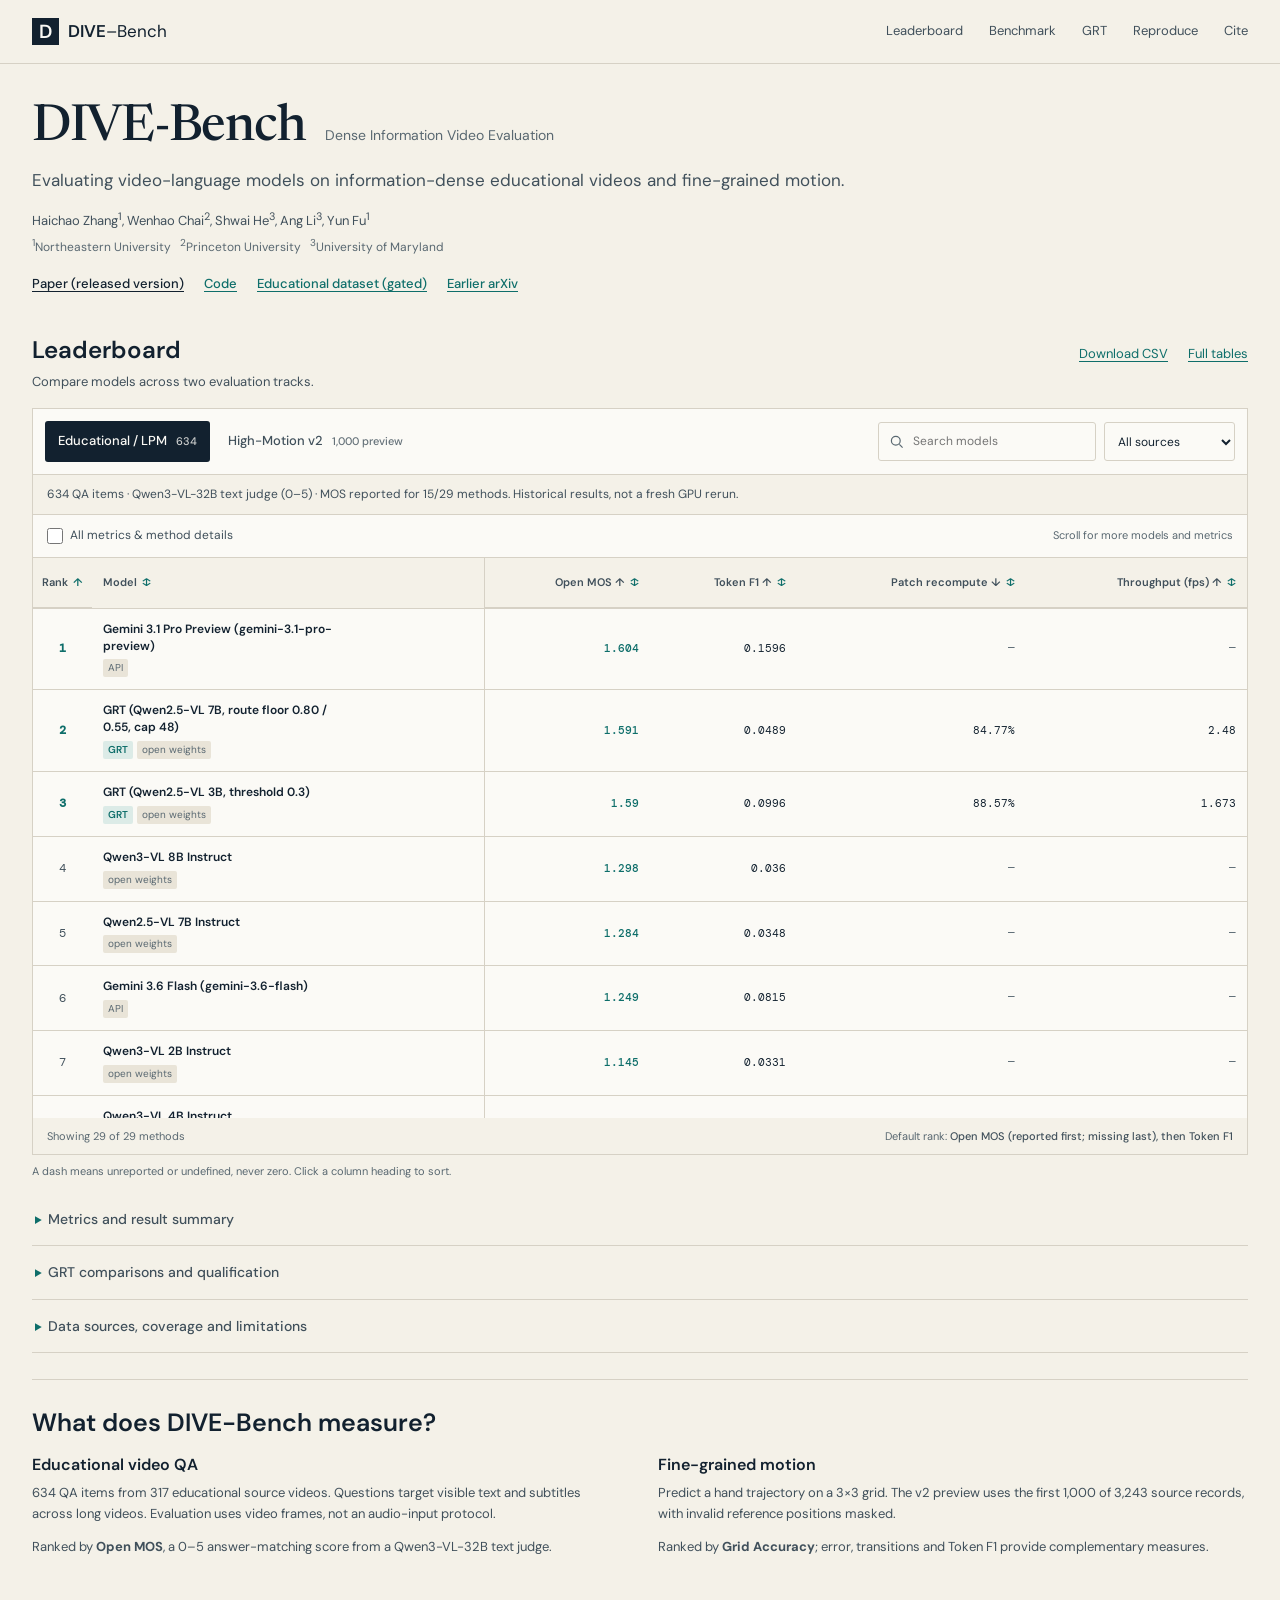
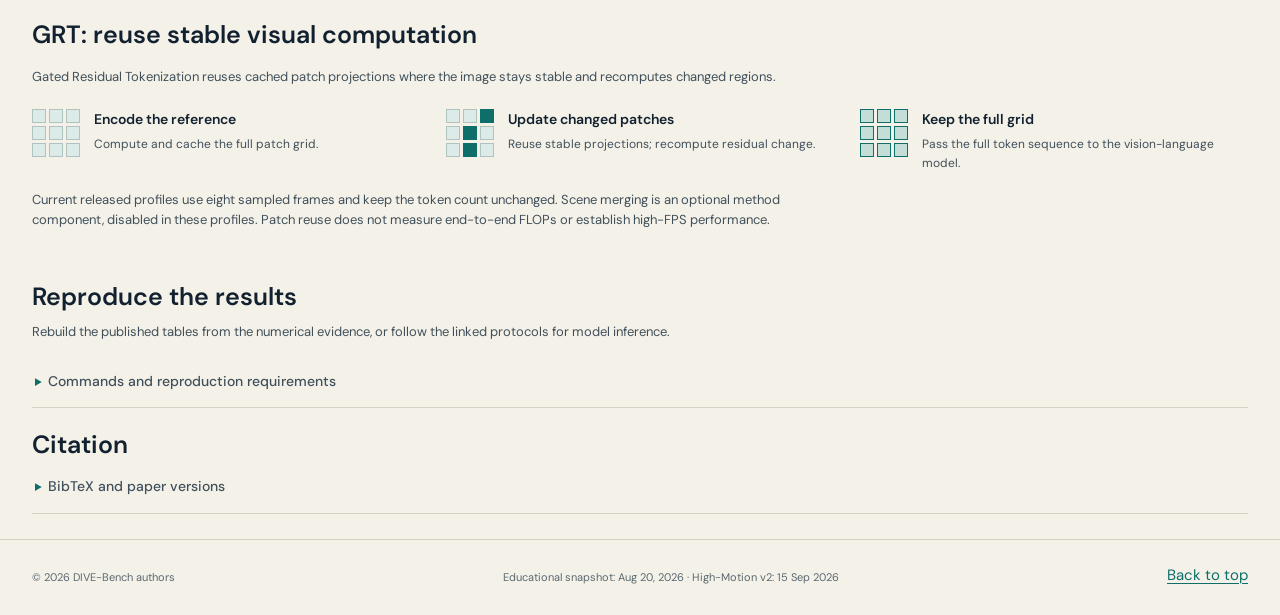
<file: index.html>
<!DOCTYPE html>
<html lang="en">
<head>
  <meta charset="utf-8">
  <meta name="viewport" content="width=device-width, initial-scale=1">
  <title>DIVE-Bench — Dense Video Understanding Leaderboard</title>
  <meta name="description" content="DIVE-Bench evaluates dense educational and high-motion video understanding. Explore the benchmark, Gated Residual Tokenization, and public leaderboards.">
  <meta name="theme-color" content="#f4f1e8">
  <meta property="og:title" content="DIVE-Bench — Dense Video Understanding">
  <meta property="og:description" content="Two complementary tracks for dense, high-FPS video reasoning, with an inspectable public result snapshot.">
  <meta property="og:type" content="website">
  <meta property="og:url" content="https://www.zhanghaichao.xyz/DenseVideoUnderstand/">
  <meta property="og:image" content="https://www.zhanghaichao.xyz/DenseVideoUnderstand/assets/DIVE.jpeg">
  <link rel="canonical" href="https://www.zhanghaichao.xyz/DenseVideoUnderstand/">
  <link rel="preconnect" href="https://fonts.googleapis.com">
  <link rel="preconnect" href="https://fonts.gstatic.com" crossorigin>
  <link href="https://fonts.googleapis.com/css2?family=DM+Mono:wght@400;500&amp;family=DM+Sans:wght@400;500;600;700&amp;family=Newsreader:opsz,wght@6..72,500;6..72,600&amp;display=swap" rel="stylesheet">
  <link rel="icon" href="data:image/svg+xml,%3Csvg xmlns='http://www.w3.org/2000/svg' viewBox='0 0 100 100'%3E%3Crect rx='20' width='100' height='100' fill='%2312212f'/%3E%3Cpath d='M20 64V29h25c20 0 33 12 33 35S65 91 45 91H20V64zm18 11h7c10 0 15-3 15-13 0-12-6-17-16-17h-6v30z' fill='%23f4f1e8'/%3E%3Ccircle cx='78' cy='23' r='9' fill='%23df5d3b'/%3E%3C/svg%3E">
  <link rel="stylesheet" href="styles.css?v=20261026-leaderboard-v2">
</head>
<body>
  <a class="skip-link" href="#main-content">Skip to content</a>

  <header class="site-header" id="top">
    <a class="brand" href="#top" aria-label="DIVE-Bench home"><span class="brand-mark" aria-hidden="true">D</span><span>DIVE<span class="brand-light">–Bench</span></span></a>
    <button class="nav-toggle" type="button" aria-expanded="false" aria-controls="site-nav"><span class="sr-only">Toggle navigation</span><span></span><span></span></button>
    <nav class="site-nav" id="site-nav" aria-label="Primary navigation">
      <a href="#leaderboard">Leaderboard</a><a href="#benchmark">Benchmark</a><a href="#method">GRT</a><a href="#evaluate">Reproduce</a><a href="#citation">Cite</a>
    </nav>
  </header>
  <main id="main-content">
    <section class="project-intro section-shell" aria-labelledby="hero-title">
      <div class="project-title-row"><h1 id="hero-title">DIVE-Bench</h1><p>Dense Information Video Evaluation</p></div>
      <p class="project-lead">Evaluating video-language models on information-dense educational videos and fine-grained motion.</p>
      <p class="project-authors">Haichao Zhang<sup>1</sup>, Wenhao Chai<sup>2</sup>, Shwai He<sup>3</sup>, Ang Li<sup>3</sup>, Yun Fu<sup>1</sup></p>
      <p class="affiliations"><sup>1</sup>Northeastern University &nbsp; <sup>2</sup>Princeton University &nbsp; <sup>3</sup>University of Maryland</p>
      <div class="project-links" aria-label="Project resources">
        <a href="https://github.com/Hai-chao-Zhang/DenseVideoUnderstand/blob/2a79fcce2707b1eb74648a5ed135c469b17eb4e1/paper/ECCV_Dense_Video_Understanding.pdf">Paper (released version)</a>
        <a href="https://github.com/Hai-chao-Zhang/DenseVideoUnderstand/tree/main">Code</a>
        <a href="https://huggingface.co/datasets/haichaozhang/DenseVideoEvaluation">Educational dataset (gated)</a>
        <a href="https://arxiv.org/abs/2509.14199">Earlier arXiv</a>
      </div>
    </section>
    <section class="section-shell leaderboard-section" id="leaderboard" aria-labelledby="leaderboard-title">
      <div class="leaderboard-heading">
        <div><h2 id="leaderboard-title">Leaderboard</h2><p>Compare models across two evaluation tracks.</p></div>
        <div class="leaderboard-actions"><a href="data/leaderboard-complete.csv?v=20260915-main-release" download>Download CSV</a><a href="leaderboard.html?v=20260915-main-release">Full tables</a></div>
      </div>
      <div class="leaderboard-panel">
        <div class="leaderboard-toolbar">
          <div class="track-tabs" role="group" aria-label="Leaderboard track">
            <button id="tab-lpm" class="track-tab is-active" type="button" aria-pressed="true" data-track="lpm">Educational / LPM <span>634</span></button>
            <button id="tab-highmotion" class="track-tab" type="button" aria-pressed="false" data-track="highmotion">High-Motion v2 <span>1,000 preview</span></button>
          </div>
          <div class="leaderboard-filters">
            <label class="search-field">
              <span class="sr-only">Search model or method</span>
              <svg viewBox="0 0 20 20" aria-hidden="true"><circle cx="8.5" cy="8.5" r="5.5"></circle><path d="m13 13 4 4"></path></svg>
              <input id="model-search" type="search" placeholder="Search models" autocomplete="off">
            </label>
            <label class="source-field">
              <span class="sr-only">Filter by source</span>
              <select id="source-filter">
                <option value="all">All sources</option>
                <option value="open">Open models</option>
                <option value="gemini">Gemini API</option>
              </select>
            </label>
          </div>
        </div>

        <p class="track-context" id="track-context" aria-live="polite">Educational: 634 QA items. Scores are a historical snapshot, not a fresh GPU rerun.</p>
        <div class="table-options">
          <label class="metrics-toggle"><input id="show-all-metrics" type="checkbox"> All metrics &amp; method details</label>
          <span>Scroll for more models and metrics</span>
        </div>
        <div class="table-scroll" role="region" tabindex="0" aria-label="Scrollable leaderboard table">
          <table id="leaderboard-table">
            <caption id="leaderboard-caption">DIVE-Bench Educational High-FPS Videos leaderboard</caption>
            <thead></thead>
            <tbody></tbody>
          </table>
        </div>
        <div class="table-footer">
          <p id="table-count">Showing — methods</p>
          <p>Default rank: <strong id="ranking-rule">Open MOS (reported first; missing last), then Token F1</strong></p>
        </div>
      </div>
      <p class="table-note">A dash means unreported or undefined, never zero. Click a column heading to sort.</p>
      <noscript><p>The interactive table requires JavaScript. <a href="leaderboard.html?v=20260915-main-release">Read all results in the static HTML tables.</a></p></noscript>
      <details class="disclosure" id="metrics"><summary>Metrics and result summary</summary><div class="disclosure-body">
        <div class="leader-summary" id="leader-summary" aria-live="polite"></div>
      <section class="metric-glossary" aria-labelledby="glossary-title">
        <div class="glossary-intro">
          <p class="mini-label">How to read the table</p>
          <h3 id="glossary-title">Metric glossary</h3>
          <p>There is no hidden composite score. Each track exposes its task metric and supporting quality or efficiency measures.</p>
        </div>
        <dl id="metric-definitions"></dl>
      </section>
      </div></details>
      <details class="disclosure" id="grt-controls"><summary>GRT comparisons and qualification</summary><div class="disclosure-body">
      <section class="provenance-note" id="grt-family-qualification" aria-labelledby="grt-family-qualification-title" hidden>
        <h3 id="grt-family-qualification-title">Four-family Educational GRT qualification</h3>
        <p id="grt-family-qualification-count" aria-live="polite">—</p>
        <ul class="leader-summary" id="grt-family-qualification-list" aria-label="Educational GRT family qualification results"></ul>
      </section>

      <section class="grt-comparison" aria-labelledby="grt-comparison-title">
        <h3 id="grt-comparison-title">Educational GRT: does it beat the baselines?</h3>
        <p>All three promoted educational profiles exceed their archived and matched controls on Open MOS and Token F1 while recomputing fewer patch projections. This is a point-estimate result, not a significance claim or a win on every metric. The larger gap to archived Qwen baselines includes protocol differences and must not be attributed entirely to gating.</p>
        <div class="table-scroll" role="region" tabindex="0" aria-label="Educational GRT matched-control comparison">
          <table id="grt-comparison-table"><caption>634 educational items per method, eight sampled frames; all controls shown</caption><thead><tr><th scope="col">Family / control</th><th scope="col">Open MOS ↑</th><th scope="col">Token F1 ↑</th><th scope="col">Patch recompute ↓</th><th scope="col">Mean throughput (fps) ↑</th><th scope="col">Mean request time (s) ↓</th></tr></thead><tbody id="grt-comparison-body"></tbody></table>
        </div>
        <p class="provenance-note">Qwen 3B GRT is slower than its matched all-patch control on the reported mean throughput (1.673 vs 1.750 fps), despite better quality and lower patch compute. Timing is historical per-request telemetry, not repeated end-to-end speed benchmarking. Eight sampled frames do not establish high-FPS coverage; patch reuse is not end-to-end FLOPs. <a href="leaderboard.html?v=20260915-main-release#grt-controls">Inspect exact values and all control rows</a>.</p>
      </section>


      </div></details>
      <details class="disclosure" id="evidence"><summary>Data sources, coverage and limitations</summary><div class="disclosure-body">
        <p>Educational: <strong id="lpm-method-count">—</strong> methods. Historical snapshot: <span id="snapshot-date">20 Aug 2026</span>.</p>
      <p class="provenance-note"><strong>29 Educational results, 19 High-Motion v2 preview results and 12 educational GRT comparison rows (60 CSV records), audited 15 September 2026.</strong> <a href="leaderboard.html?v=20260915-main-release">Full HTML tables (no JavaScript)</a> · <a href="data/leaderboard-complete.csv?v=20260915-main-release" download>Download CSV</a> · <a href="data/public-audit.json?v=20260915-main-release">Comparison evidence</a>. Educational scores are not a fresh GPU rerun. High-Motion compares one new GRT run with 18 CPU-rescored archived baselines; baseline inference was not repeated. Missing values are not zero; no score is imputed.</p>

      <p class="provenance-note"><strong>High-Motion v2: corrected references, mixed metric outcomes.</strong> On the fixed 1,000-record preview, GRT exceeds its corresponding HF 0.5B baseline on observed Grid Accuracy, with improved Grid ADE, Grid FDE and Token F1; <strong>Transition Accuracy regresses</strong>. <a href="leaderboard.html?v=20260915-main-release#highmotion-v2-comparison">All five exact differences</a> remain visible. Both sides use the same corrected reference mask and unchanged questions. The right-ring metacarpal is an explicit palm proxy; valid projection is not proof of RGB visibility. This is not a full 3,243-record evaluation or a statistical-significance claim. Exact historical baseline weight revisions and consumed-tensor identity remain unproven.</p>
      <p class="provenance-note">The <a href="https://github.com/Hai-chao-Zhang/DenseVideoUnderstand/blob/main/docs/HIGHMOTION_REFERENCE_V2.md">v2 reference/scoring contract</a>, <a href="https://github.com/Hai-chao-Zhang/DenseVideoUnderstand/blob/main/docs/HIGHMOTION_V2_REPRODUCTION.md">source-bound reproduction guide</a>, <a href="https://github.com/Hai-chao-Zhang/DenseVideoUnderstand/blob/main/release/2026-09-15/manifest.json">pinned release manifest</a> and <a href="https://github.com/Hai-chao-Zhang/DenseVideoUnderstand/blob/main/release/2026-09-15/numeric_reports.json.gz">numeric evidence bundle</a> document the versioned correction. Legacy High-Motion scores remain withheld; the unchanged <a href="data/highmotion-audit.json">27-run historical protocol audit</a> is evidence, not approved rankings. Original construction and access limitations remain documented in the <a href="https://github.com/Hai-chao-Zhang/DenseVideoUnderstand/blob/9ee16af0d03d7f31e726b71f00e4586972afb062/docs/HIGHMOTION_TARGET_HOLD.md">historical reference review</a>.</p>



      <p class="provenance-note"><strong>Result provenance.</strong> The immutable historical snapshot was generated from <span id="source-artifact-count">21</span> evaluation artifacts on <span id="snapshot-date-long">20 August 2026</span>. Educational Open MOS uses <code id="open-mos-judge">Qwen/Qwen3-VL-32B-Instruct</code> as the open text judge. <a href="https://github.com/Hai-chao-Zhang/DenseVideoUnderstand/blob/main/docs/PUBLICATION_AUDIT.md">Public score audit</a> · <a href="https://github.com/Hai-chao-Zhang/DenseVideoUnderstand/blob/main/docs/REPRODUCTION.md">Educational reproduction protocol</a>. Frozen score bytes remain available in <a href="data/leaderboard.js">the original snapshot</a>; corrected High-Motion v2 uses its separate dated evidence bundle.</p>

      </div></details>
    </section>
    <section class="section-shell about-section" id="benchmark" aria-labelledby="benchmark-title">
      <h2 id="benchmark-title">What does DIVE-Bench measure?</h2>
      <div class="about-tracks">
        <article><h3>Educational video QA</h3><p>634 QA items from 317 educational source videos. Questions target visible text and subtitles across long videos. Evaluation uses video frames, not an audio-input protocol.</p><p>Ranked by <strong>Open MOS</strong>, a 0–5 answer-matching score from a Qwen3-VL-32B text judge.</p></article>
        <article><h3>Fine-grained motion</h3><p>Predict a hand trajectory on a 3×3 grid. The v2 preview uses the first 1,000 of 3,243 source records, with invalid reference positions masked.</p><p>Ranked by <strong>Grid Accuracy</strong>; error, transitions and Token F1 provide complementary measures.</p></article>
      </div>
    </section>
    <section class="section-shell method-section" id="method" aria-labelledby="method-title">
      <h2 id="method-title">GRT: reuse stable visual computation</h2>
      <p class="section-intro">Gated Residual Tokenization reuses cached patch projections where the image stays stable and recomputes changed regions.</p>
      <ol class="method-flow" aria-label="Released GRT projection-reuse pathway">
        <li class="method-step"><div class="patch-grid reference" aria-hidden="true"><i></i><i></i><i></i><i></i><i></i><i></i><i></i><i></i><i></i></div><div><h3>Encode the reference</h3><p>Compute and cache the full patch grid.</p></div></li>
        <li class="method-step"><div class="patch-grid residual" aria-hidden="true"><i></i><i></i><i></i><i></i><i></i><i></i><i></i><i></i><i></i></div><div><h3>Update changed patches</h3><p>Reuse stable projections; recompute residual change.</p></div></li>
        <li class="method-step"><div class="patch-grid complete" aria-hidden="true"><i></i><i></i><i></i><i></i><i></i><i></i><i></i><i></i><i></i></div><div><h3>Keep the full grid</h3><p>Pass the full token sequence to the vision-language model.</p></div></li>
      </ol>
      <p class="method-note">Current released profiles use eight sampled frames and keep the token count unchanged. Scene merging is an optional method component, disabled in these profiles. Patch reuse does not measure end-to-end FLOPs or establish high-FPS performance.</p>
    </section>
    <section class="section-shell evaluate-section" id="evaluate" aria-labelledby="evaluate-title">
      <h2 id="evaluate-title">Reproduce the results</h2>
      <p class="section-intro">Rebuild the published tables from the numerical evidence, or follow the linked protocols for model inference.</p>
      <details class="disclosure"><summary>Commands and reproduction requirements</summary><div class="disclosure-body">
      <p>Reaggregating saved evidence does not rerun models. Fresh inference requires GPU resources and authorized source data; private source videos, HDF5 files and derived annotations are not bundled or licensed for redistribution by this code release.</p>
      <div class="code-layout">
        <div class="code-tabs" role="tablist" aria-label="Reproduction commands">
          <button id="code-tab-setup" class="code-tab is-active" type="button" role="tab" aria-selected="true" aria-controls="code-panel" tabindex="0" data-code="setup">Setup</button>
          <button id="code-tab-lpm" class="code-tab" type="button" role="tab" aria-selected="false" aria-controls="code-panel" tabindex="-1" data-code="lpm">Reproduce GRT</button>
          <button id="code-tab-motion" class="code-tab" type="button" role="tab" aria-selected="false" aria-controls="code-panel" tabindex="-1" data-code="motion">Task names</button>
        </div>
        <div class="code-window" id="code-panel" role="tabpanel" aria-labelledby="code-tab-setup" tabindex="0">
          <div class="code-window-bar"><span></span><span></span><span></span><p id="code-filename">setup.sh</p><button class="copy-button" type="button" data-copy-target="active-code">Copy</button></div>
          <pre tabindex="0"><code id="active-code">git clone --branch main --single-branch \
  https://github.com/Hai-chao-Zhang/DenseVideoUnderstand.git DIVE-Bench
cd DIVE-Bench
python -m pip install 'PyYAML&gt;=6'
# 29 Educational + 19 High-Motion preview + 12 comparison rows (60 CSV records).
# Pinned v2 manifest: 1f64ff54ec8eb09d72c37d6ef3a944e8ccae0a58fe5b4d45fabdfb0a7449d0dc
python -m tools.densevideo.build_complete_leaderboard --verify-only
python -m tools.densevideo.build_complete_leaderboard --output outputs/leaderboard-complete
# Open outputs/leaderboard-complete/leaderboard.html; output must be new.</code></pre>
        </div>
        <div class="reproduce-aside">
          <p class="mini-label">Protocol notes</p>
          <ol>
            <li><span>01</span> Use a dedicated environment; minimal DIVE-Bench and upstream lmms-eval share a Python namespace.</li>
            <li><span>02</span> Keep the 1,000-item preview separate from the full 3,243-item task and from different API protocols.</li>
            <li><span>03</span> Record model/data revisions, frame budgets, predictions, quality gates and request telemetry.</li>
          </ol>
          <p class="release-notice"><strong>Framework submissions</strong><br><a href="https://github.com/open-compass/VLMEvalKit/pull/1686">VLMEvalKit #1686</a> is open for review; <a href="https://github.com/EvolvingLMMs-Lab/lmms-eval/pull/1521">lmms-eval #1521</a> is a draft. Neither has been merged (checked 26 October 2026). Data permissions and manuscript/protocol differences remain documented in the public audit.</p>
        </div>
      </div>

      </div></details>
    </section>
    <section class="section-shell citation-section" id="citation" aria-labelledby="citation-title">
      <h2 id="citation-title">Citation</h2>
      <details class="disclosure"><summary>BibTeX and paper versions</summary><div class="disclosure-body">
        <p>The arXiv version covers the earlier educational scope. The released manuscript includes both tasks; its remaining protocol differences are recorded in the <a href="https://github.com/Hai-chao-Zhang/DenseVideoUnderstand/blob/main/docs/PUBLICATION_AUDIT.md">publication audit</a>.</p>
        <div class="bibtex-card">
          <button class="copy-button copy-bibtex" type="button" data-copy-target="bibtex-code">Copy BibTeX</button>
          <pre tabindex="0"><code id="bibtex-code">@article{zhang2025dive,
  title   = {Dense Video Understanding with
             Gated Residual Tokenization},
  author  = {Zhang, Haichao and Chai, Wenhao and
             He, Shwai and Li, Ang and Fu, Yun},
  journal = {arXiv preprint arXiv:2509.14199},
  year    = {2025}
}</code></pre>
        </div>

      </div></details>
    </section>
  </main>
  <footer class="site-footer"><div class="section-shell footer-inner"><p>© 2026 DIVE-Bench authors</p><p>Educational snapshot: <span id="footer-sync-date">20 Aug 2026</span> · High-Motion v2: 15 Sep 2026</p><a href="#top">Back to top</a></div></footer>
  <script src="data/leaderboard.js?v=1f1b5a79c74ff763" defer></script>
  <script src="data/public-audit.js?v=20261026-leaderboard-v2" defer></script>
  <script src="app.js?v=20261026-leaderboard-v2" defer></script>
</body>
</html>
</file>
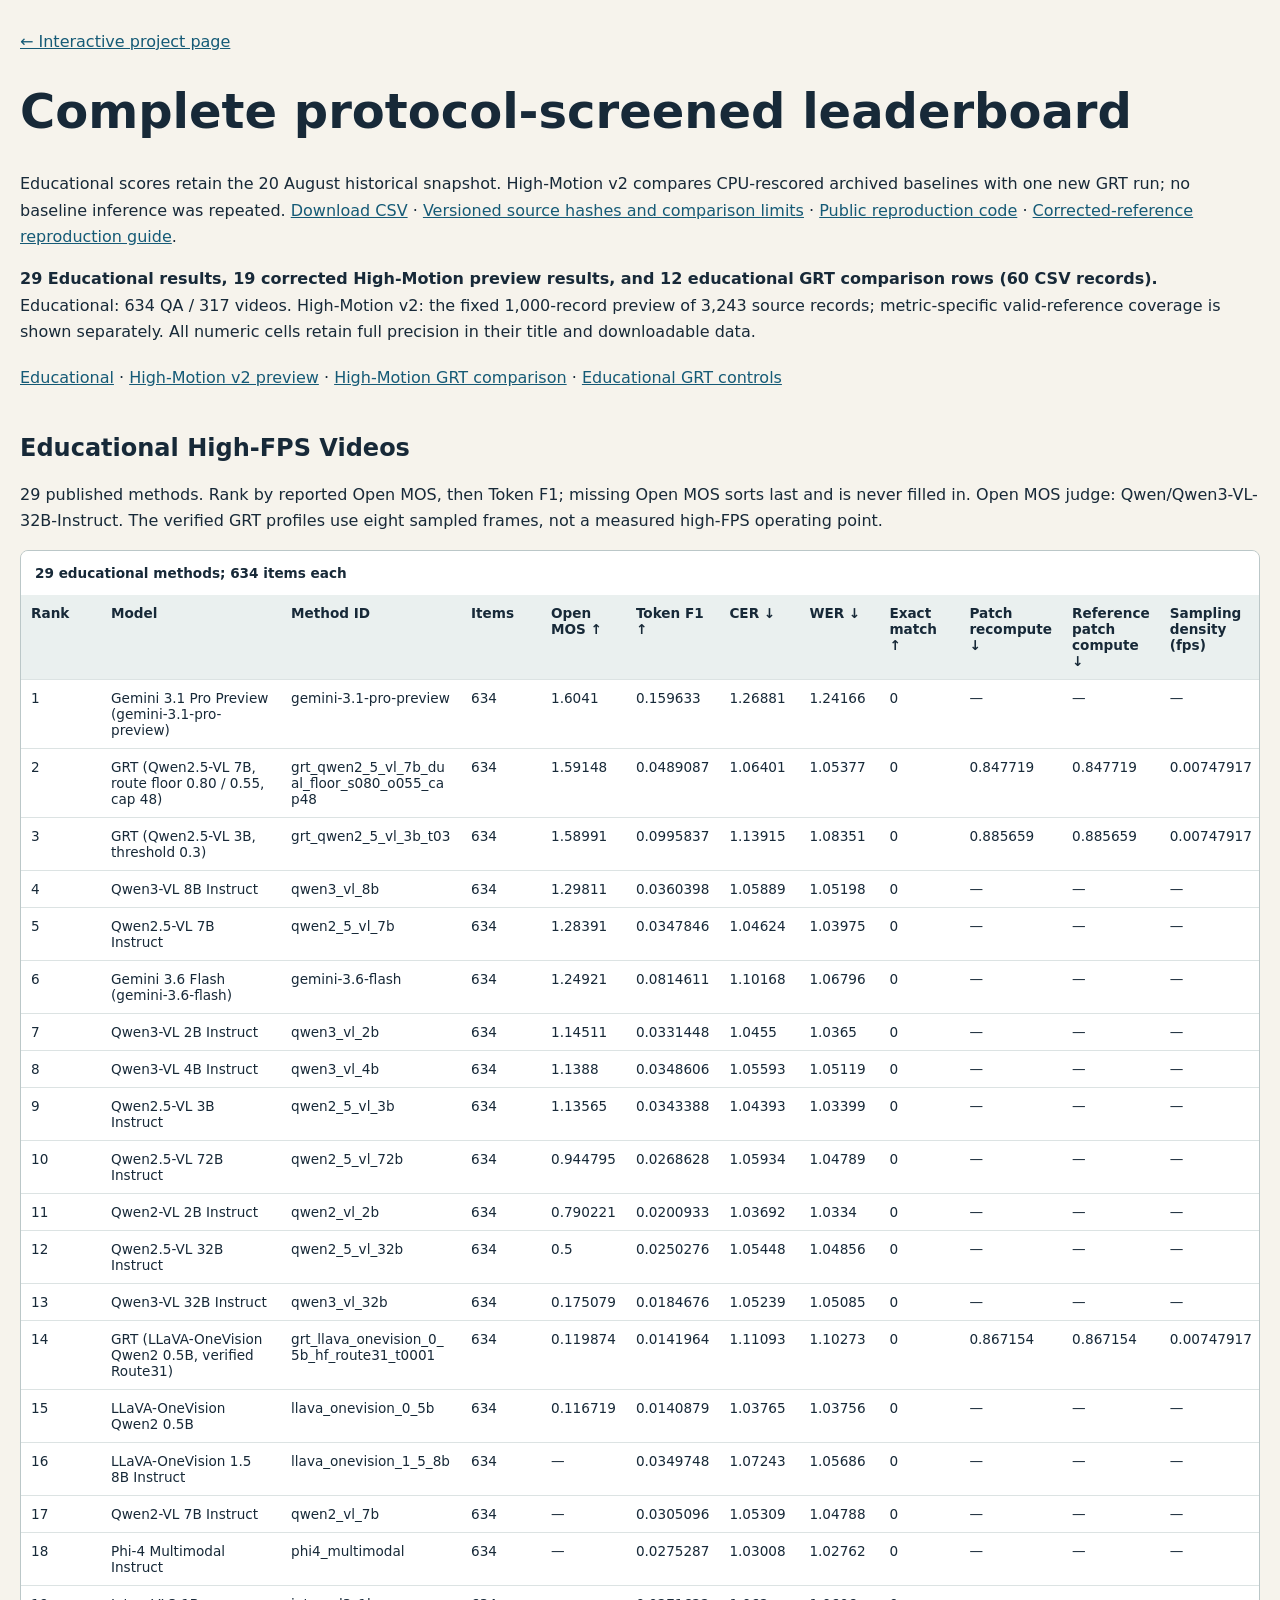
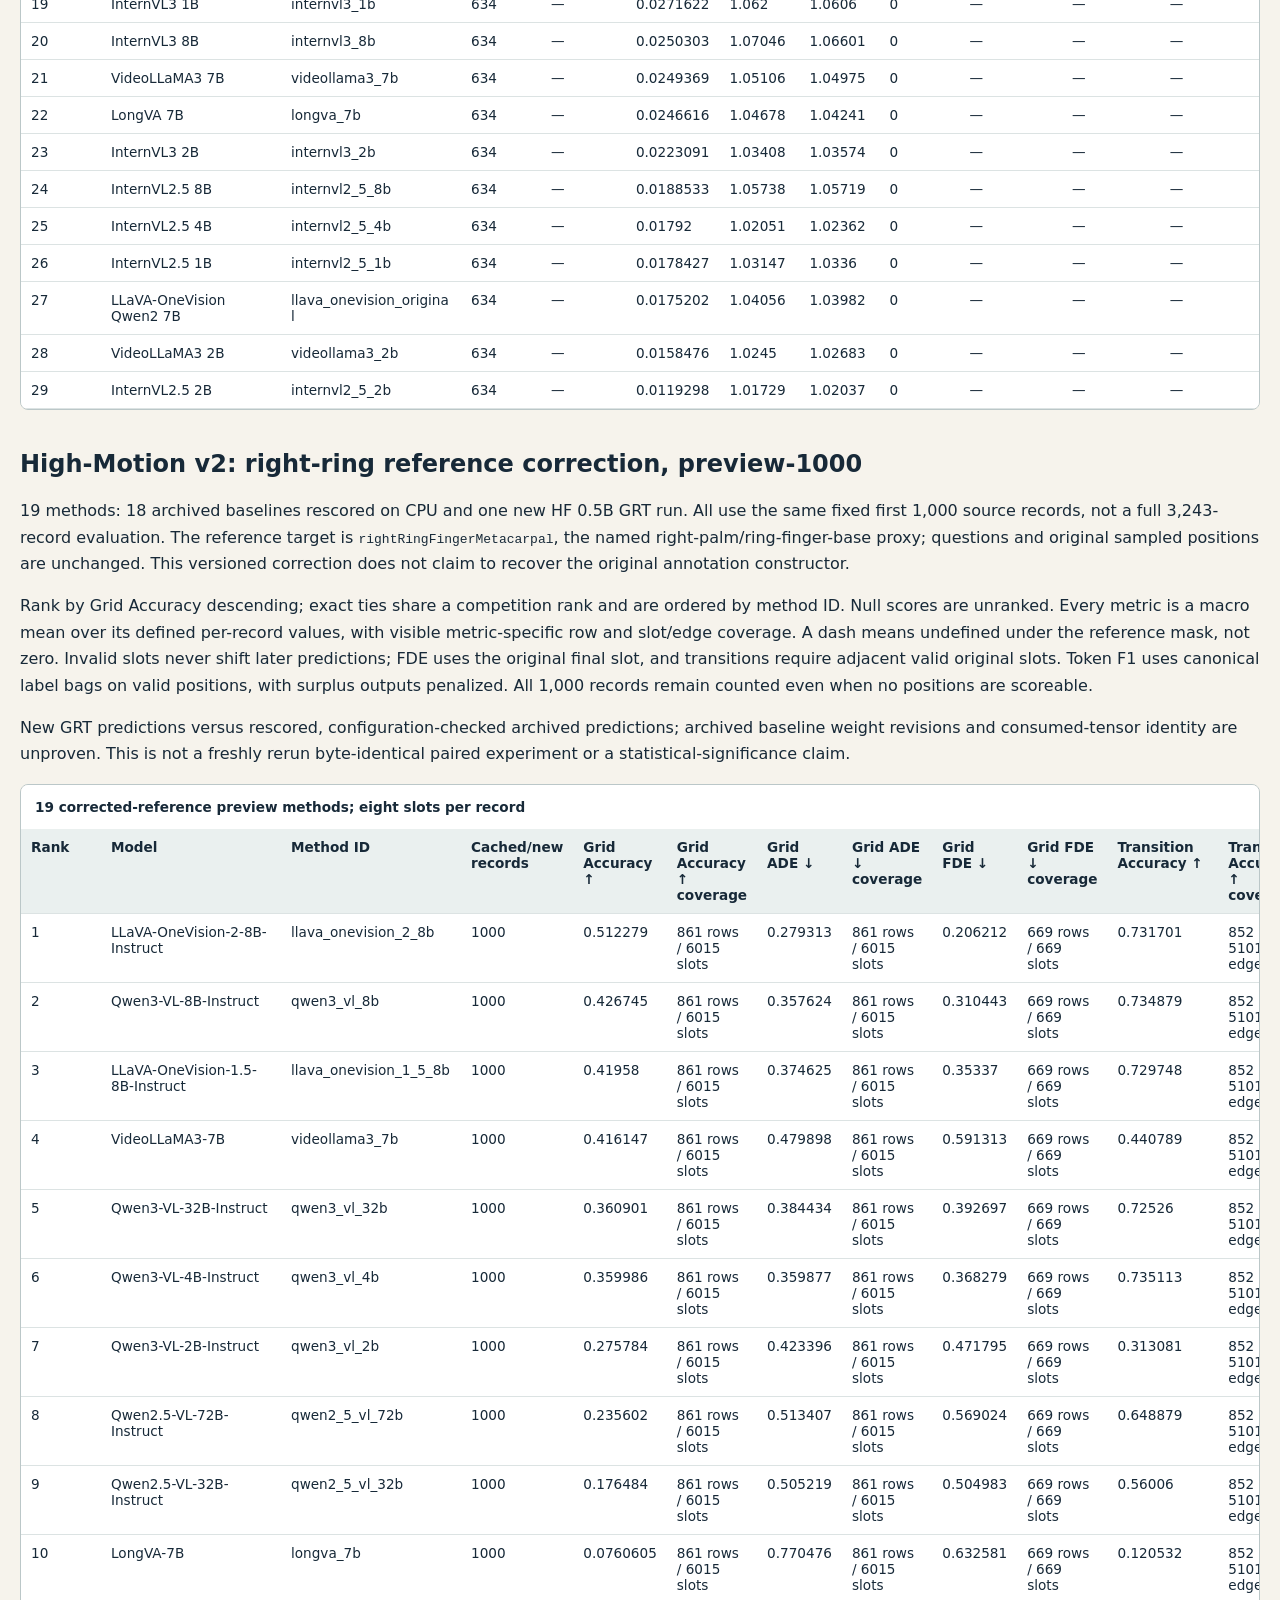
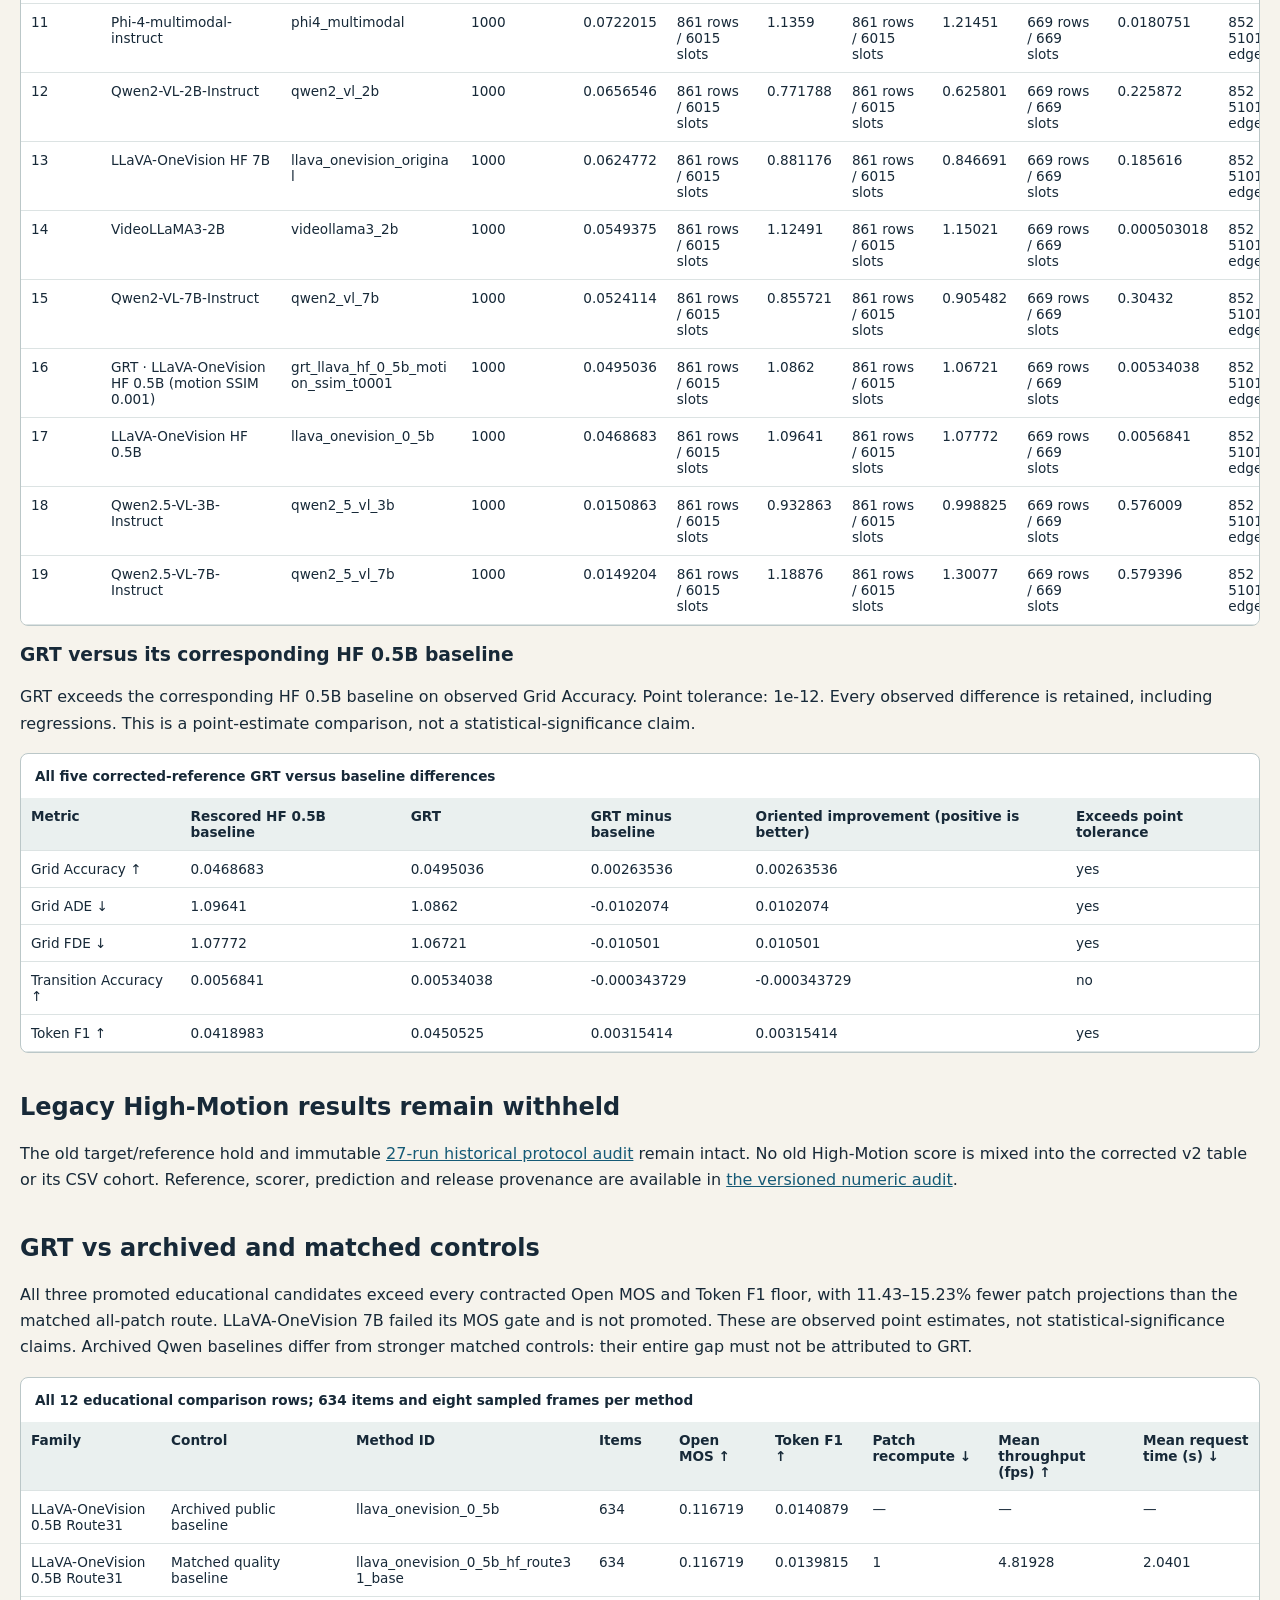
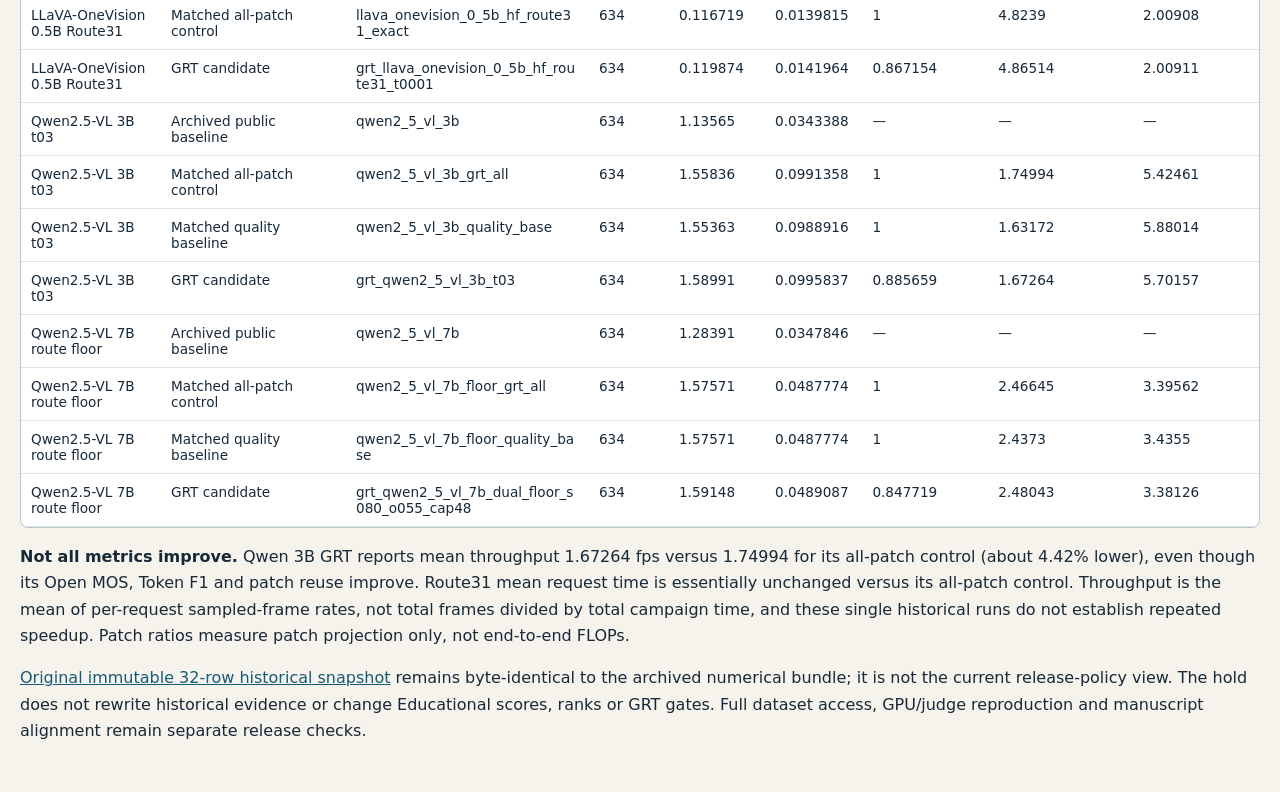
<file: leaderboard.html>
<!doctype html><html lang="en"><head><meta charset="utf-8"><meta name="viewport" content="width=device-width,initial-scale=1"><title>DIVE-Bench — Complete Protocol-Screened Leaderboard</title><style>:root{color-scheme:light;font-family:system-ui,sans-serif;color:#172938;background:#f6f3ec}
*{box-sizing:border-box}body{margin:0}main{max-width:1500px;margin:auto;padding:32px 20px}
h1{font-size:clamp(1.8rem,5vw,3rem)}h2{margin-top:40px}p{line-height:1.65}
a{color:#155a76;overflow-wrap:anywhere}nav{line-height:2}.table-scroll{overflow:auto;
max-width:100%;border:1px solid #bbc7c8;border-radius:8px;background:#fff}
table{border-collapse:collapse;width:100%;font-size:.85rem}caption{text-align:left;
padding:14px;font-weight:700}th,td{padding:10px;border-bottom:1px solid #dce3e3;
text-align:left;vertical-align:top}th{background:#eaf0ef}td{min-width:80px}
td:nth-child(2),td:nth-child(3){overflow-wrap:anywhere;min-width:180px}
@media(max-width:600px){main{padding:20px 12px}th,td{padding:8px}}</style></head><body><main class="section-shell audit-page">
<a href="https://www.zhanghaichao.xyz/DenseVideoUnderstand/#leaderboard">← Interactive project page</a><h1>Complete protocol-screened leaderboard</h1>
<p>Educational scores retain the 20 August historical snapshot. High-Motion v2 compares CPU-rescored archived baselines with one new GRT run; no baseline inference was repeated. <a href="data/leaderboard-complete.csv?v=hm-v2-1f64ff54ec8eb09d">Download CSV</a> · <a href="data/public-audit.json?v=hm-v2-1f64ff54ec8eb09d">Versioned source hashes and comparison limits</a> · <a href="https://github.com/Hai-chao-Zhang/DenseVideoUnderstand/tree/main">Public reproduction code</a> · <a href="https://github.com/Hai-chao-Zhang/DenseVideoUnderstand/blob/main/docs/HIGHMOTION_V2_REPRODUCTION.md">Corrected-reference reproduction guide</a>.</p>
<p><strong>29 Educational results, 19 corrected High-Motion preview results, and 12 educational GRT comparison rows (60 CSV records).</strong> Educational: 634 QA / 317 videos. High-Motion v2: the fixed 1,000-record preview of 3,243 source records; metric-specific valid-reference coverage is shown separately. All numeric cells retain full precision in their title and downloadable data.</p>
<nav aria-label="Tables and release status"><a href="#educational">Educational</a> · <a href="#highmotion-v2">High-Motion v2 preview</a> · <a href="#highmotion-v2-comparison">High-Motion GRT comparison</a> · <a href="#grt-controls">Educational GRT controls</a></nav>
<h2 id="educational">Educational High-FPS Videos</h2><p>29 published methods. Rank by reported Open MOS, then Token F1; missing Open MOS sorts last and is never filled in. Open MOS judge: Qwen/Qwen3-VL-32B-Instruct. The verified GRT profiles use eight sampled frames, not a measured high-FPS operating point.</p>
<div class="table-scroll" role="region" tabindex="0" aria-label="29 educational methods; 634 items each"><table><caption>29 educational methods; 634 items each</caption><thead><tr><th scope="col">Rank</th><th scope="col">Model</th><th scope="col">Method ID</th><th scope="col">Items</th><th scope="col">Open MOS ↑</th><th scope="col">Token F1 ↑</th><th scope="col">CER ↓</th><th scope="col">WER ↓</th><th scope="col">Exact match ↑</th><th scope="col">Patch recompute ↓</th><th scope="col">Reference patch compute ↓</th><th scope="col">Sampling density (fps)</th><th scope="col">Mean throughput (fps) ↑</th><th scope="col">Source</th></tr></thead><tbody><tr><td>1</td><td>Gemini 3.1 Pro Preview (gemini-3.1-pro-preview)</td><td>gemini-3.1-pro-preview</td><td>634</td><td title="1.6041">1.6041</td><td title="0.15963300061702457">0.159633</td><td title="1.26881212090543">1.26881</td><td title="1.2416608170285448">1.24166</td><td>0</td><td title="Not reported">—</td><td title="Not reported">—</td><td title="Not reported">—</td><td title="Not reported">—</td><td>gemini</td></tr>
<tr><td>2</td><td>GRT (Qwen2.5-VL 7B, route floor 0.80 / 0.55, cap 48)</td><td>grt_qwen2_5_vl_7b_dual_floor_s080_o055_cap48</td><td>634</td><td title="1.59148">1.59148</td><td title="0.048908690353566486">0.0489087</td><td title="1.0640139878469996">1.06401</td><td title="1.0537656572630532">1.05377</td><td>0</td><td title="0.8477193716603361">0.847719</td><td title="0.8477193716603361">0.847719</td><td title="0.007479167192429035">0.00747917</td><td title="2.4804290173501595">2.48043</td><td>open</td></tr>
<tr><td>3</td><td>GRT (Qwen2.5-VL 3B, threshold 0.3)</td><td>grt_qwen2_5_vl_3b_t03</td><td>634</td><td title="1.58991">1.58991</td><td title="0.09958369460437803">0.0995837</td><td title="1.1391482973183713">1.13915</td><td title="1.0835118420979641">1.08351</td><td>0</td><td title="0.8856587587716475">0.885659</td><td title="0.8856587587716475">0.885659</td><td title="0.007479167192429018">0.00747917</td><td title="1.6726384037854896">1.67264</td><td>open</td></tr>
<tr><td>4</td><td>Qwen3-VL 8B Instruct</td><td>qwen3_vl_8b</td><td>634</td><td title="1.29811">1.29811</td><td title="0.036039834008412965">0.0360398</td><td title="1.0588887332730432">1.05889</td><td title="1.0519802408339594">1.05198</td><td>0</td><td title="Not reported">—</td><td title="Not reported">—</td><td title="Not reported">—</td><td title="Not reported">—</td><td>open</td></tr>
<tr><td>5</td><td>Qwen2.5-VL 7B Instruct</td><td>qwen2_5_vl_7b</td><td>634</td><td title="1.28391">1.28391</td><td title="0.03478459844603571">0.0347846</td><td title="1.0462430278543418">1.04624</td><td title="1.0397471201356405">1.03975</td><td>0</td><td title="Not reported">—</td><td title="Not reported">—</td><td title="Not reported">—</td><td title="Not reported">—</td><td>open</td></tr>
<tr><td>6</td><td>Gemini 3.6 Flash (gemini-3.6-flash)</td><td>gemini-3.6-flash</td><td>634</td><td title="1.24921">1.24921</td><td title="0.08146113759889202">0.0814611</td><td title="1.1016801978435222">1.10168</td><td title="1.0679640573224862">1.06796</td><td>0</td><td title="Not reported">—</td><td title="Not reported">—</td><td title="Not reported">—</td><td title="Not reported">—</td><td>gemini</td></tr>
<tr><td>7</td><td>Qwen3-VL 2B Instruct</td><td>qwen3_vl_2b</td><td>634</td><td title="1.14511">1.14511</td><td title="0.03314477298861916">0.0331448</td><td title="1.0455027913245973">1.0455</td><td title="1.0365009880881166">1.0365</td><td>0</td><td title="Not reported">—</td><td title="Not reported">—</td><td title="Not reported">—</td><td title="Not reported">—</td><td>open</td></tr>
<tr><td>8</td><td>Qwen3-VL 4B Instruct</td><td>qwen3_vl_4b</td><td>634</td><td title="1.1388">1.1388</td><td title="0.03486060433625551">0.0348606</td><td title="1.0559297830448988">1.05593</td><td title="1.0511873568663221">1.05119</td><td>0</td><td title="Not reported">—</td><td title="Not reported">—</td><td title="Not reported">—</td><td title="Not reported">—</td><td>open</td></tr>
<tr><td>9</td><td>Qwen2.5-VL 3B Instruct</td><td>qwen2_5_vl_3b</td><td>634</td><td title="1.13565">1.13565</td><td title="0.03433883131964184">0.0343388</td><td title="1.043925743144367">1.04393</td><td title="1.033987739698653">1.03399</td><td>0</td><td title="Not reported">—</td><td title="Not reported">—</td><td title="Not reported">—</td><td title="Not reported">—</td><td>open</td></tr>
<tr><td>10</td><td>Qwen2.5-VL 72B Instruct</td><td>qwen2_5_vl_72b</td><td>634</td><td title="0.944795">0.944795</td><td title="0.02686277110574796">0.0268628</td><td title="1.059336941355189">1.05934</td><td title="1.047885420247722">1.04789</td><td>0</td><td title="Not reported">—</td><td title="Not reported">—</td><td title="Not reported">—</td><td title="Not reported">—</td><td>open</td></tr>
<tr><td>11</td><td>Qwen2-VL 2B Instruct</td><td>qwen2_vl_2b</td><td>634</td><td title="0.790221">0.790221</td><td title="0.02009328088724416">0.0200933</td><td title="1.0369238650622847">1.03692</td><td title="1.0334005714792545">1.0334</td><td>0</td><td title="Not reported">—</td><td title="Not reported">—</td><td title="Not reported">—</td><td title="Not reported">—</td><td>open</td></tr>
<tr><td>12</td><td>Qwen2.5-VL 32B Instruct</td><td>qwen2_5_vl_32b</td><td>634</td><td title="0.5">0.5</td><td title="0.02502756241563325">0.0250276</td><td title="1.0544758077551875">1.05448</td><td title="1.0485573638968613">1.04856</td><td>0</td><td title="Not reported">—</td><td title="Not reported">—</td><td title="Not reported">—</td><td title="Not reported">—</td><td>open</td></tr>
<tr><td>13</td><td>Qwen3-VL 32B Instruct</td><td>qwen3_vl_32b</td><td>634</td><td title="0.175079">0.175079</td><td title="0.01846755449340384">0.0184676</td><td title="1.0523939762097037">1.05239</td><td title="1.0508510729252385">1.05085</td><td>0</td><td title="Not reported">—</td><td title="Not reported">—</td><td title="Not reported">—</td><td title="Not reported">—</td><td>open</td></tr>
<tr><td>14</td><td>GRT (LLaVA-OneVision Qwen2 0.5B, verified Route31)</td><td>grt_llava_onevision_0_5b_hf_route31_t0001</td><td>634</td><td title="0.119874">0.119874</td><td title="0.014196368250678385">0.0141964</td><td title="1.110933962245626">1.11093</td><td title="1.1027336774485799">1.10273</td><td>0</td><td title="0.8671541327517492">0.867154</td><td title="0.8671541327517492">0.867154</td><td title="0.007479167192429018">0.00747917</td><td title="4.865135906940061">4.86514</td><td>open</td></tr>
<tr><td>15</td><td>LLaVA-OneVision Qwen2 0.5B</td><td>llava_onevision_0_5b</td><td>634</td><td title="0.116719">0.116719</td><td title="0.014087875254888579">0.0140879</td><td title="1.0376504189479812">1.03765</td><td title="1.0375605573912878">1.03756</td><td>0</td><td title="Not reported">—</td><td title="Not reported">—</td><td title="Not reported">—</td><td title="Not reported">—</td><td>open</td></tr>
<tr><td>16</td><td>LLaVA-OneVision 1.5 8B Instruct</td><td>llava_onevision_1_5_8b</td><td>634</td><td title="Not reported">—</td><td title="0.03497477424334058">0.0349748</td><td title="1.0724296597671577">1.07243</td><td title="1.0568565590454495">1.05686</td><td>0</td><td title="Not reported">—</td><td title="Not reported">—</td><td title="Not reported">—</td><td title="Not reported">—</td><td>open</td></tr>
<tr><td>17</td><td>Qwen2-VL 7B Instruct</td><td>qwen2_vl_7b</td><td>634</td><td title="Not reported">—</td><td title="0.03050962641631123">0.0305096</td><td title="1.0530886301628082">1.05309</td><td title="1.0478847813325716">1.04788</td><td>0</td><td title="Not reported">—</td><td title="Not reported">—</td><td title="Not reported">—</td><td title="Not reported">—</td><td>open</td></tr>
<tr><td>18</td><td>Phi-4 Multimodal Instruct</td><td>phi4_multimodal</td><td>634</td><td title="Not reported">—</td><td title="0.027528686731500093">0.0275287</td><td title="1.0300793296372575">1.03008</td><td title="1.0276186962365996">1.02762</td><td>0</td><td title="Not reported">—</td><td title="Not reported">—</td><td title="Not reported">—</td><td title="Not reported">—</td><td>open</td></tr>
<tr><td>19</td><td>InternVL3 1B</td><td>internvl3_1b</td><td>634</td><td title="Not reported">—</td><td title="0.02716220358046363">0.0271622</td><td title="1.062001013014241">1.062</td><td title="1.0606025485342636">1.0606</td><td>0</td><td title="Not reported">—</td><td title="Not reported">—</td><td title="Not reported">—</td><td title="Not reported">—</td><td>open</td></tr>
<tr><td>20</td><td>InternVL3 8B</td><td>internvl3_8b</td><td>634</td><td title="Not reported">—</td><td title="0.02503030545885109">0.0250303</td><td title="1.0704625839346382">1.07046</td><td title="1.0660084753836587">1.06601</td><td>0</td><td title="Not reported">—</td><td title="Not reported">—</td><td title="Not reported">—</td><td title="Not reported">—</td><td>open</td></tr>
<tr><td>21</td><td>VideoLLaMA3 7B</td><td>videollama3_7b</td><td>634</td><td title="Not reported">—</td><td title="0.02493691744497152">0.0249369</td><td title="1.0510580591302532">1.05106</td><td title="1.0497489981549928">1.04975</td><td>0</td><td title="Not reported">—</td><td title="Not reported">—</td><td title="Not reported">—</td><td title="Not reported">—</td><td>open</td></tr>
<tr><td>22</td><td>LongVA 7B</td><td>longva_7b</td><td>634</td><td title="Not reported">—</td><td title="0.024661617889657445">0.0246616</td><td title="1.0467750893746477">1.04678</td><td title="1.0424050061066892">1.04241</td><td>0</td><td title="Not reported">—</td><td title="Not reported">—</td><td title="Not reported">—</td><td title="Not reported">—</td><td>open</td></tr>
<tr><td>23</td><td>InternVL3 2B</td><td>internvl3_2b</td><td>634</td><td title="Not reported">—</td><td title="0.022309056166492085">0.0223091</td><td title="1.0340814107002563">1.03408</td><td title="1.0357447841537042">1.03574</td><td>0</td><td title="Not reported">—</td><td title="Not reported">—</td><td title="Not reported">—</td><td title="Not reported">—</td><td>open</td></tr>
<tr><td>24</td><td>InternVL2.5 8B</td><td>internvl2_5_8b</td><td>634</td><td title="Not reported">—</td><td title="0.018853306384938217">0.0188533</td><td title="1.057382352168392">1.05738</td><td title="1.057194212650538">1.05719</td><td>0</td><td title="Not reported">—</td><td title="Not reported">—</td><td title="Not reported">—</td><td title="Not reported">—</td><td>open</td></tr>
<tr><td>25</td><td>InternVL2.5 4B</td><td>internvl2_5_4b</td><td>634</td><td title="Not reported">—</td><td title="0.017919950359298137">0.01792</td><td title="1.0205119702954106">1.02051</td><td title="1.0236172586536032">1.02362</td><td>0</td><td title="Not reported">—</td><td title="Not reported">—</td><td title="Not reported">—</td><td title="Not reported">—</td><td>open</td></tr>
<tr><td>26</td><td>InternVL2.5 1B</td><td>internvl2_5_1b</td><td>634</td><td title="Not reported">—</td><td title="0.017842716799282916">0.0178427</td><td title="1.0314727804633639">1.03147</td><td title="1.033601478031424">1.0336</td><td>0</td><td title="Not reported">—</td><td title="Not reported">—</td><td title="Not reported">—</td><td title="Not reported">—</td><td>open</td></tr>
<tr><td>27</td><td>LLaVA-OneVision Qwen2 7B</td><td>llava_onevision_original</td><td>634</td><td title="Not reported">—</td><td title="0.01752016317982999">0.0175202</td><td title="1.0405626588277064">1.04056</td><td title="1.039818796076794">1.03982</td><td>0</td><td title="Not reported">—</td><td title="Not reported">—</td><td title="Not reported">—</td><td title="Not reported">—</td><td>open</td></tr>
<tr><td>28</td><td>VideoLLaMA3 2B</td><td>videollama3_2b</td><td>634</td><td title="Not reported">—</td><td title="0.01584763764836983">0.0158476</td><td title="1.0244956136416596">1.0245</td><td title="1.0268283128884375">1.02683</td><td>0</td><td title="Not reported">—</td><td title="Not reported">—</td><td title="Not reported">—</td><td title="Not reported">—</td><td>open</td></tr>
<tr><td>29</td><td>InternVL2.5 2B</td><td>internvl2_5_2b</td><td>634</td><td title="Not reported">—</td><td title="0.011929782390987282">0.0119298</td><td title="1.0172852136789552">1.01729</td><td title="1.0203659095386695">1.02037</td><td>0</td><td title="Not reported">—</td><td title="Not reported">—</td><td title="Not reported">—</td><td title="Not reported">—</td><td>open</td></tr></tbody></table></div>
<h2 id="highmotion-v2">High-Motion v2: right-ring reference correction, preview-1000</h2>
<p>19 methods: 18 archived baselines rescored on CPU and one new HF 0.5B GRT run. All use the same fixed first 1,000 source records, not a full 3,243-record evaluation. The reference target is <code>rightRingFingerMetacarpal</code>, the named right-palm/ring-finger-base proxy; questions and original sampled positions are unchanged. This versioned correction does not claim to recover the original annotation constructor.</p>
<p>Rank by Grid Accuracy descending; exact ties share a competition rank and are ordered by method ID. Null scores are unranked. Every metric is a macro mean over its defined per-record values, with visible metric-specific row and slot/edge coverage. A dash means undefined under the reference mask, not zero. Invalid slots never shift later predictions; FDE uses the original final slot, and transitions require adjacent valid original slots. Token F1 uses canonical label bags on valid positions, with surplus outputs penalized. All 1,000 records remain counted even when no positions are scoreable.</p>
<p>New GRT predictions versus rescored, configuration-checked archived predictions; archived baseline weight revisions and consumed-tensor identity are unproven. This is not a freshly rerun byte-identical paired experiment or a statistical-significance claim.</p>
<div class="table-scroll" role="region" tabindex="0" aria-label="19 corrected-reference preview methods; eight slots per record"><table><caption>19 corrected-reference preview methods; eight slots per record</caption><thead><tr><th scope="col">Rank</th><th scope="col">Model</th><th scope="col">Method ID</th><th scope="col">Cached/new records</th><th scope="col">Grid Accuracy ↑</th><th scope="col">Grid Accuracy ↑ coverage</th><th scope="col">Grid ADE ↓</th><th scope="col">Grid ADE ↓ coverage</th><th scope="col">Grid FDE ↓</th><th scope="col">Grid FDE ↓ coverage</th><th scope="col">Transition Accuracy ↑</th><th scope="col">Transition Accuracy ↑ coverage</th><th scope="col">Token F1 ↑</th><th scope="col">Token F1 ↑ coverage</th><th scope="col">Prediction provenance</th></tr></thead><tbody><tr><td>1</td><td>LLaVA-OneVision-2-8B-Instruct</td><td>llava_onevision_2_8b</td><td>1000</td><td title="0.5122794646313811">0.512279</td><td>861 rows / 6015 slots</td><td title="0.2793131578105655">0.279313</td><td>861 rows / 6015 slots</td><td title="0.20621202409972453">0.206212</td><td>669 rows / 669 slots</td><td title="0.7317013190252626">0.731701</td><td>852 rows / 5101 edges</td><td title="0.5133925114761352">0.513393</td><td>861 rows / 6015 slots</td><td>archived_baseline</td></tr>
<tr><td>2</td><td>Qwen3-VL-8B-Instruct</td><td>qwen3_vl_8b</td><td>1000</td><td title="0.4267449256125214">0.426745</td><td>861 rows / 6015 slots</td><td title="0.35762433612275757">0.357624</td><td>861 rows / 6015 slots</td><td title="0.31044310394904157">0.310443</td><td>669 rows / 669 slots</td><td title="0.7348787167449139">0.734879</td><td>852 rows / 5101 edges</td><td title="0.4269384989768265">0.426938</td><td>861 rows / 6015 slots</td><td>archived_baseline</td></tr>
<tr><td>3</td><td>LLaVA-OneVision-1.5-8B-Instruct</td><td>llava_onevision_1_5_8b</td><td>1000</td><td title="0.419579945799458">0.41958</td><td>861 rows / 6015 slots</td><td title="0.37462538425672026">0.374625</td><td>861 rows / 6015 slots</td><td title="0.3533699544676195">0.35337</td><td>669 rows / 669 slots</td><td title="0.7297479320366643">0.729748</td><td>852 rows / 5101 edges</td><td title="0.419579945799458">0.41958</td><td>861 rows / 6015 slots</td><td>archived_baseline</td></tr>
<tr><td>4</td><td>VideoLLaMA3-7B</td><td>videollama3_7b</td><td>1000</td><td title="0.41614678391681875">0.416147</td><td>861 rows / 6015 slots</td><td title="0.4798981741491428">0.479898</td><td>861 rows / 6015 slots</td><td title="0.5913126509138094">0.591313</td><td>669 rows / 669 slots</td><td title="0.44078917952157387">0.440789</td><td>852 rows / 5101 edges</td><td title="0.46276754604280734">0.462768</td><td>861 rows / 6015 slots</td><td>archived_baseline</td></tr>
<tr><td>5</td><td>Qwen3-VL-32B-Instruct</td><td>qwen3_vl_32b</td><td>1000</td><td title="0.36090094574415127">0.360901</td><td>861 rows / 6015 slots</td><td title="0.3844343216333489">0.384434</td><td>861 rows / 6015 slots</td><td title="0.3926969349119925">0.392697</td><td>669 rows / 669 slots</td><td title="0.7252598926894701">0.72526</td><td>852 rows / 5101 edges</td><td title="0.36374923953321164">0.363749</td><td>861 rows / 6015 slots</td><td>archived_baseline</td></tr>
<tr><td>6</td><td>Qwen3-VL-4B-Instruct</td><td>qwen3_vl_4b</td><td>1000</td><td title="0.3599856202643659">0.359986</td><td>861 rows / 6015 slots</td><td title="0.3598769095483688">0.359877</td><td>861 rows / 6015 slots</td><td title="0.3682792596372705">0.368279</td><td>669 rows / 669 slots</td><td title="0.7351134585289516">0.735113</td><td>852 rows / 5101 edges</td><td title="0.3599856202643659">0.359986</td><td>861 rows / 6015 slots</td><td>archived_baseline</td></tr>
<tr><td>7</td><td>Qwen3-VL-2B-Instruct</td><td>qwen3_vl_2b</td><td>1000</td><td title="0.27578397212543554">0.275784</td><td>861 rows / 6015 slots</td><td title="0.4233958064752732">0.423396</td><td>861 rows / 6015 slots</td><td title="0.47179470451587696">0.471795</td><td>669 rows / 669 slots</td><td title="0.31308126536999775">0.313081</td><td>852 rows / 5101 edges</td><td title="0.3542802338969586">0.35428</td><td>861 rows / 6015 slots</td><td>archived_baseline</td></tr>
<tr><td>8</td><td>Qwen2.5-VL-72B-Instruct</td><td>qwen2_5_vl_72b</td><td>1000</td><td title="0.23560228969636635">0.235602</td><td>861 rows / 6015 slots</td><td title="0.5134065622303455">0.513407</td><td>861 rows / 6015 slots</td><td title="0.569023919883263">0.569024</td><td>669 rows / 669 slots</td><td title="0.6488793874357255">0.648879</td><td>852 rows / 5101 edges</td><td title="0.258947237431558">0.258947</td><td>861 rows / 6015 slots</td><td>archived_baseline</td></tr>
<tr><td>9</td><td>Qwen2.5-VL-32B-Instruct</td><td>qwen2_5_vl_32b</td><td>1000</td><td title="0.1764836015707096">0.176484</td><td>861 rows / 6015 slots</td><td title="0.5052190496189395">0.505219</td><td>861 rows / 6015 slots</td><td title="0.5049833432756282">0.504983</td><td>669 rows / 669 slots</td><td title="0.5600603621730382">0.56006</td><td>852 rows / 5101 edges</td><td title="0.18960066684036192">0.189601</td><td>861 rows / 6015 slots</td><td>archived_baseline</td></tr>
<tr><td>10</td><td>LongVA-7B</td><td>longva_7b</td><td>1000</td><td title="0.07606050550301421">0.0760605</td><td>861 rows / 6015 slots</td><td title="0.7704764150355778">0.770476</td><td>861 rows / 6015 slots</td><td title="0.632580567585505">0.632581</td><td>669 rows / 669 slots</td><td title="0.12053152246814218">0.120532</td><td>852 rows / 5101 edges</td><td title="0.15590813561196837">0.155908</td><td>861 rows / 6015 slots</td><td>archived_baseline</td></tr>
<tr><td>11</td><td>Phi-4-multimodal-instruct</td><td>phi4_multimodal</td><td>1000</td><td title="0.07220148221890382">0.0722015</td><td>861 rows / 6015 slots</td><td title="1.1359008174217458">1.1359</td><td>861 rows / 6015 slots</td><td title="1.214505894513635">1.21451</td><td>669 rows / 669 slots</td><td title="0.01807511737089202">0.0180751</td><td>852 rows / 5101 edges</td><td title="0.11381967421114787">0.11382</td><td>861 rows / 6015 slots</td><td>archived_baseline</td></tr>
<tr><td>12</td><td>Qwen2-VL-2B-Instruct</td><td>qwen2_vl_2b</td><td>1000</td><td title="0.06565455450472872">0.0656546</td><td>861 rows / 6015 slots</td><td title="0.7717884515471894">0.771788</td><td>861 rows / 6015 slots</td><td title="0.6258014900195608">0.625801</td><td>669 rows / 669 slots</td><td title="0.22587189805499666">0.225872</td><td>852 rows / 5101 edges</td><td title="0.10536671584641144">0.105367</td><td>861 rows / 6015 slots</td><td>archived_baseline</td></tr>
<tr><td>13</td><td>LLaVA-OneVision HF 7B</td><td>llava_onevision_original</td><td>1000</td><td title="0.062477185996349764">0.0624772</td><td>861 rows / 6015 slots</td><td title="0.8811756407113336">0.881176</td><td>861 rows / 6015 slots</td><td title="0.846690903834584">0.846691</td><td>669 rows / 669 slots</td><td title="0.1856164766376034">0.185616</td><td>852 rows / 5101 edges</td><td title="0.11620433948779921">0.116204</td><td>861 rows / 6015 slots</td><td>archived_baseline</td></tr>
<tr><td>14</td><td>VideoLLaMA3-2B</td><td>videollama3_2b</td><td>1000</td><td title="0.054937503456667224">0.0549375</td><td>861 rows / 6015 slots</td><td title="1.1249133087519607">1.12491</td><td>861 rows / 6015 slots</td><td title="1.1502064483066452">1.15021</td><td>669 rows / 669 slots</td><td title="0.0005030181086519114">0.000503018</td><td>852 rows / 5101 edges</td><td title="0.11510440949362859">0.115104</td><td>861 rows / 6015 slots</td><td>archived_baseline</td></tr>
<tr><td>15</td><td>Qwen2-VL-7B-Instruct</td><td>qwen2_vl_7b</td><td>1000</td><td title="0.052411371052486035">0.0524114</td><td>861 rows / 6015 slots</td><td title="0.8557206423942377">0.855721</td><td>861 rows / 6015 slots</td><td title="0.9054822721216692">0.905482</td><td>669 rows / 669 slots</td><td title="0.30432036664431034">0.30432</td><td>852 rows / 5101 edges</td><td title="0.06989795918367347">0.069898</td><td>861 rows / 6015 slots</td><td>archived_baseline</td></tr>
<tr><td>16</td><td>GRT · LLaVA-OneVision HF 0.5B (motion SSIM 0.001)</td><td>grt_llava_hf_0_5b_motion_ssim_t0001</td><td>1000</td><td title="0.049503622587246277">0.0495036</td><td>861 rows / 6015 slots</td><td title="1.0862032974124285">1.0862</td><td>861 rows / 6015 slots</td><td title="1.067214162928631">1.06721</td><td>669 rows / 669 slots</td><td title="0.00534037558685446">0.00534038</td><td>852 rows / 5101 edges</td><td title="0.045052470607675664">0.0450525</td><td>861 rows / 6015 slots</td><td>new_grt</td></tr>
<tr><td>17</td><td>LLaVA-OneVision HF 0.5B</td><td>llava_onevision_0_5b</td><td>1000</td><td title="0.04686825949892152">0.0468683</td><td>861 rows / 6015 slots</td><td title="1.0964107152122904">1.09641</td><td>861 rows / 6015 slots</td><td title="1.077715207452239">1.07772</td><td>669 rows / 669 slots</td><td title="0.005684104627766599">0.0056841</td><td>852 rows / 5101 edges</td><td title="0.04189832856152993">0.0418983</td><td>861 rows / 6015 slots</td><td>archived_baseline</td></tr>
<tr><td>18</td><td>Qwen2.5-VL-3B-Instruct</td><td>qwen2_5_vl_3b</td><td>1000</td><td title="0.015086278413804546">0.0150863</td><td>861 rows / 6015 slots</td><td title="0.932862975056836">0.932863</td><td>861 rows / 6015 slots</td><td title="0.9988247731859704">0.998825</td><td>669 rows / 669 slots</td><td title="0.5760088307623519">0.576009</td><td>852 rows / 5101 edges</td><td title="0.02018693656324318">0.0201869</td><td>861 rows / 6015 slots</td><td>archived_baseline</td></tr>
<tr><td>19</td><td>Qwen2.5-VL-7B-Instruct</td><td>qwen2_5_vl_7b</td><td>1000</td><td title="0.014920358387257342">0.0149204</td><td>861 rows / 6015 slots</td><td title="1.1887622443182855">1.18876</td><td>861 rows / 6015 slots</td><td title="1.300770002610664">1.30077</td><td>669 rows / 669 slots</td><td title="0.5793958193606081">0.579396</td><td>852 rows / 5101 edges</td><td title="0.013571240015064262">0.0135712</td><td>861 rows / 6015 slots</td><td>archived_baseline</td></tr></tbody></table></div>
<h3 id="highmotion-v2-comparison">GRT versus its corresponding HF 0.5B baseline</h3><p>GRT exceeds the corresponding HF 0.5B baseline on observed Grid Accuracy. Point tolerance: 1e-12. Every observed difference is retained, including regressions. This is a point-estimate comparison, not a statistical-significance claim.</p>
<div class="table-scroll" role="region" tabindex="0" aria-label="All five corrected-reference GRT versus baseline differences"><table><caption>All five corrected-reference GRT versus baseline differences</caption><thead><tr><th scope="col">Metric</th><th scope="col">Rescored HF 0.5B baseline</th><th scope="col">GRT</th><th scope="col">GRT minus baseline</th><th scope="col">Oriented improvement (positive is better)</th><th scope="col">Exceeds point tolerance</th></tr></thead><tbody><tr><td>Grid Accuracy ↑</td><td title="0.04686825949892152">0.0468683</td><td title="0.049503622587246277">0.0495036</td><td title="0.002635363088324759">0.00263536</td><td title="0.002635363088324759">0.00263536</td><td>yes</td></tr>
<tr><td>Grid ADE ↓</td><td title="1.0964107152122904">1.09641</td><td title="1.0862032974124285">1.0862</td><td title="-0.010207417799861895">-0.0102074</td><td title="0.010207417799861895">0.0102074</td><td>yes</td></tr>
<tr><td>Grid FDE ↓</td><td title="1.077715207452239">1.07772</td><td title="1.067214162928631">1.06721</td><td title="-0.010501044523608005">-0.010501</td><td title="0.010501044523608005">0.010501</td><td>yes</td></tr>
<tr><td>Transition Accuracy ↑</td><td title="0.005684104627766599">0.0056841</td><td title="0.00534037558685446">0.00534038</td><td title="-0.0003437290409121392">-0.000343729</td><td title="-0.0003437290409121392">-0.000343729</td><td>no</td></tr>
<tr><td>Token F1 ↑</td><td title="0.04189832856152993">0.0418983</td><td title="0.045052470607675664">0.0450525</td><td title="0.0031541420461457317">0.00315414</td><td title="0.0031541420461457317">0.00315414</td><td>yes</td></tr></tbody></table></div>
<h2 id="highmotion-aligned">Legacy High-Motion results remain withheld</h2><p>The old target/reference hold and immutable <a href="data/highmotion-audit.json">27-run historical protocol audit</a> remain intact. No old High-Motion score is mixed into the corrected v2 table or its CSV cohort. Reference, scorer, prediction and release provenance are available in <a href="data/public-audit.json?v=hm-v2-1f64ff54ec8eb09d">the versioned numeric audit</a>.</p>
<h2 id="grt-controls">GRT vs archived and matched controls</h2><p>All three promoted educational candidates exceed every contracted Open MOS and Token F1 floor, with 11.43–15.23% fewer patch projections than the matched all-patch route. LLaVA-OneVision 7B failed its MOS gate and is not promoted. These are observed point estimates, not statistical-significance claims. Archived Qwen baselines differ from stronger matched controls: their entire gap must not be attributed to GRT.</p>
<div class="table-scroll" role="region" tabindex="0" aria-label="All 12 educational comparison rows; 634 items and eight sampled frames per method"><table><caption>All 12 educational comparison rows; 634 items and eight sampled frames per method</caption><thead><tr><th scope="col">Family</th><th scope="col">Control</th><th scope="col">Method ID</th><th scope="col">Items</th><th scope="col">Open MOS ↑</th><th scope="col">Token F1 ↑</th><th scope="col">Patch recompute ↓</th><th scope="col">Mean throughput (fps) ↑</th><th scope="col">Mean request time (s) ↓</th></tr></thead><tbody><tr><td>LLaVA-OneVision 0.5B Route31</td><td>Archived public baseline</td><td>llava_onevision_0_5b</td><td>634</td><td title="0.1167192429022082">0.116719</td><td title="0.014087875254888587">0.0140879</td><td title="Not reported">—</td><td title="Not reported">—</td><td title="Not reported">—</td></tr>
<tr><td>LLaVA-OneVision 0.5B Route31</td><td>Matched quality baseline</td><td>llava_onevision_0_5b_hf_route31_base</td><td>634</td><td title="0.1167192429022082">0.116719</td><td title="0.01398149132599728">0.0139815</td><td>1</td><td title="4.819282307570976">4.81928</td><td title="2.040101487381706">2.0401</td></tr>
<tr><td>LLaVA-OneVision 0.5B Route31</td><td>Matched all-patch control</td><td>llava_onevision_0_5b_hf_route31_exact</td><td>634</td><td title="0.1167192429022082">0.116719</td><td title="0.01398149132599728">0.0139815</td><td>1</td><td title="4.823898515772871">4.8239</td><td title="2.009076788643532">2.00908</td></tr>
<tr><td>LLaVA-OneVision 0.5B Route31</td><td>GRT candidate</td><td>grt_llava_onevision_0_5b_hf_route31_t0001</td><td>634</td><td title="0.11987381703470032">0.119874</td><td title="0.014196368250678385">0.0141964</td><td title="0.8671541327517492">0.867154</td><td title="4.865135906940061">4.86514</td><td title="2.009110331230287">2.00911</td></tr>
<tr><td>Qwen2.5-VL 3B t03</td><td>Archived public baseline</td><td>qwen2_5_vl_3b</td><td>634</td><td title="1.135646687697161">1.13565</td><td title="0.03433883131964181">0.0343388</td><td title="Not reported">—</td><td title="Not reported">—</td><td title="Not reported">—</td></tr>
<tr><td>Qwen2.5-VL 3B t03</td><td>Matched all-patch control</td><td>qwen2_5_vl_3b_grt_all</td><td>634</td><td title="1.5583596214511042">1.55836</td><td title="0.09913584373152082">0.0991358</td><td>1</td><td title="1.7499402318611985">1.74994</td><td title="5.424607438485809">5.42461</td></tr>
<tr><td>Qwen2.5-VL 3B t03</td><td>Matched quality baseline</td><td>qwen2_5_vl_3b_quality_base</td><td>634</td><td title="1.553627760252366">1.55363</td><td title="0.09889159179657736">0.0988916</td><td>1</td><td title="1.6317214921135637">1.63172</td><td title="5.880135175078864">5.88014</td></tr>
<tr><td>Qwen2.5-VL 3B t03</td><td>GRT candidate</td><td>grt_qwen2_5_vl_3b_t03</td><td>634</td><td title="1.5899053627760253">1.58991</td><td title="0.09958369460437803">0.0995837</td><td title="0.8856587587716475">0.885659</td><td title="1.6726384037854896">1.67264</td><td title="5.7015749968454275">5.70157</td></tr>
<tr><td>Qwen2.5-VL 7B route floor</td><td>Archived public baseline</td><td>qwen2_5_vl_7b</td><td>634</td><td title="1.2839116719242902">1.28391</td><td title="0.03478459844603571">0.0347846</td><td title="Not reported">—</td><td title="Not reported">—</td><td title="Not reported">—</td></tr>
<tr><td>Qwen2.5-VL 7B route floor</td><td>Matched all-patch control</td><td>qwen2_5_vl_7b_floor_grt_all</td><td>634</td><td title="1.5757097791798107">1.57571</td><td title="0.04877739573780698">0.0487774</td><td>1</td><td title="2.466448772870663">2.46645</td><td title="3.3956156119873797">3.39562</td></tr>
<tr><td>Qwen2.5-VL 7B route floor</td><td>Matched quality baseline</td><td>qwen2_5_vl_7b_floor_quality_base</td><td>634</td><td title="1.5757097791798107">1.57571</td><td title="0.04877739573780698">0.0487774</td><td>1</td><td title="2.437303171924289">2.4373</td><td title="3.435501006309151">3.4355</td></tr>
<tr><td>Qwen2.5-VL 7B route floor</td><td>GRT candidate</td><td>grt_qwen2_5_vl_7b_dual_floor_s080_o055_cap48</td><td>634</td><td title="1.5914826498422714">1.59148</td><td title="0.048908690353566486">0.0489087</td><td title="0.8477193716603361">0.847719</td><td title="2.4804290173501595">2.48043</td><td title="3.381258419558356">3.38126</td></tr></tbody></table></div>
<p><strong>Not all metrics improve.</strong> Qwen 3B GRT reports mean throughput 1.67264 fps versus 1.74994 for its all-patch control (about 4.42% lower), even though its Open MOS, Token F1 and patch reuse improve. Route31 mean request time is essentially unchanged versus its all-patch control. Throughput is the mean of per-request sampled-frame rates, not total frames divided by total campaign time, and these single historical runs do not establish repeated speedup. Patch ratios measure patch projection only, not end-to-end FLOPs.</p>
<p><a href="data/leaderboard.js">Original immutable 32-row historical snapshot</a> remains byte-identical to the archived numerical bundle; it is not the current release-policy view. The hold does not rewrite historical evidence or change Educational scores, ranks or GRT gates. Full dataset access, GPU/judge reproduction and manuscript alignment remain separate release checks.</p></main></body></html>
</file>
<file: styles.css>
:root {
  --paper: #f4f1e8;
  --paper-deep: #e9e4d8;
  --paper-bright: #fbfaf6;
  --ink: #12212f;
  --ink-soft: #40505b;
  --ink-faint: #596871;
  --line: #d6d1c5;
  --line-dark: #bdc8ca;
  --teal: #0e6e6a;
  --teal-soft: #dcebe7;
  --orange: #a53f29;
  --orange-soft: #f2d9cd;
  --yellow: #eebd43;
  --serif: "Newsreader", Iowan Old Style, Baskerville, Georgia, serif;
  --sans: "DM Sans", system-ui, -apple-system, BlinkMacSystemFont, "Segoe UI", sans-serif;
  --mono: "DM Mono", "SFMono-Regular", Consolas, monospace;
  --section: min(1280px, calc(100% - 64px));
}

*, *::before, *::after { box-sizing: border-box; }
html { scroll-behavior: smooth; scroll-padding-top: 80px; }
body {
  margin: 0;
  color: var(--ink);
  background: var(--paper);
  font-family: var(--sans);
  font-size: 15px;
  line-height: 1.6;
  -webkit-font-smoothing: antialiased;
}
[hidden] { display: none !important; }
a { color: var(--teal); text-underline-offset: 3px; text-decoration-thickness: 1px; }
a:hover { color: var(--ink); }
button, input, select { font: inherit; }
button, a, summary { -webkit-tap-highlight-color: transparent; touch-action: manipulation; }
button { cursor: pointer; }
button:disabled { cursor: default; }
:focus-visible { outline: 2px solid var(--teal); outline-offset: 4px; }
::selection { color: var(--paper-bright); background: var(--teal); }
p { margin: 0 0 12px; }
h1, h2, h3 { margin: 0; color: var(--ink); font-weight: 600; line-height: 1.2; text-wrap: balance; }
h2 { font-size: 25px; }
h3 { font-size: 18px; }
img, svg { max-width: 100%; }
code { font-family: var(--mono); font-size: 0.9em; overflow-wrap: anywhere; }
.section-shell { width: var(--section); margin-inline: auto; }
.sr-only, table caption {
  position: absolute;
  width: 1px;
  height: 1px;
  padding: 0;
  margin: -1px;
  overflow: hidden;
  clip: rect(0, 0, 0, 0);
  white-space: nowrap;
  border: 0;
}
.skip-link {
  position: fixed;
  top: 12px;
  left: 16px;
  z-index: 50;
  padding: 10px 16px;
  color: var(--paper-bright);
  background: var(--ink);
  transform: translateY(-180%);
}
.skip-link:focus { transform: translateY(0); }

.site-header {
  position: relative;
  display: flex;
  align-items: center;
  justify-content: space-between;
  gap: 24px;
  min-height: 64px;
  padding: 12px max(32px, calc((100vw - 1280px) / 2));
  border-bottom: 1px solid var(--line);
}
.brand { display: inline-flex; align-items: center; gap: 9px; color: var(--ink); font-size: 17px; font-weight: 600; text-decoration: none; white-space: nowrap; }
.brand-mark { display: inline-grid; width: 27px; height: 27px; place-items: center; color: var(--paper-bright); background: var(--ink); font-size: 19px; line-height: 1; }
.brand-light { font-weight: 400; }
.site-nav { display: flex; align-items: center; gap: 26px; font-size: 13px; }
.site-nav a { color: var(--ink-soft); text-decoration: none; }
.site-nav a:hover { color: var(--teal); text-decoration: underline; }
.site-nav .nav-paper { color: var(--teal); }
.nav-toggle { display: none; }

.project-intro { padding-block: 34px 27px; }
.project-title-row > p { margin: 0; color: var(--ink-faint); font-size: 14px; }
.project-title-row { display: flex; align-items: baseline; gap: 20px; flex-wrap: wrap; }
.project-intro h1 { font-family: var(--serif); font-size: clamp(38px, 4vw, 51px); font-weight: 500; letter-spacing: -0.025em; }
.project-lead { max-width: 80ch; margin: 9px 0 14px; color: var(--ink-soft); font-size: 17px; line-height: 1.5; }
.project-authors { margin-bottom: 3px; color: var(--ink-soft); font-size: 13px; }
.affiliations { margin-bottom: 13px; color: var(--ink-faint); font-size: 12px; }
.project-links, .leaderboard-actions { display: flex; align-items: center; gap: 8px 20px; flex-wrap: wrap; font-size: 13px; }
.project-links a { font-weight: 500; }
.project-links a:first-child { color: var(--ink); }
.project-links a, .leaderboard-actions a { padding-block: 4px; }
.project-note { max-width: 85ch; margin-top: 10px; color: var(--ink-faint); font-size: 12px; }

.leaderboard-section { padding-block: 10px 26px; }
.leaderboard-heading { display: flex; align-items: baseline; justify-content: space-between; gap: 12px 24px; flex-wrap: wrap; margin-bottom: 16px; }
.leaderboard-heading h2 { font-size: 24px; }
.leaderboard-heading p { max-width: 80ch; margin: 7px 0 0; color: var(--ink-soft); font-size: 13px; }
.leaderboard-actions { margin-left: auto; }
.leaderboard-panel { min-width: 0; border: 1px solid var(--line); background: var(--paper-bright); }
.leaderboard-toolbar { display: flex; align-items: center; justify-content: space-between; gap: 16px; padding: 12px; border-bottom: 1px solid var(--line); }
.track-tabs { display: flex; gap: 5px; min-width: 0; }
.track-tab { padding: 9px 12px; border: 1px solid transparent; border-radius: 3px; color: var(--ink-soft); background: transparent; font-size: 13px; font-weight: 500; white-space: nowrap; }
.track-tab:hover { border-color: var(--line); color: var(--ink); }
.track-tab.is-active { color: var(--paper-bright); background: var(--ink); }
.track-tab span { display: inline-block; margin-left: 6px; font-size: 11px; opacity: 0.8; }
.leaderboard-filters { display: flex; gap: 8px; flex-shrink: 0; }
.search-field, .source-field { display: flex; align-items: center; min-height: 39px; border: 1px solid var(--line); border-radius: 3px; background: var(--paper-bright); }
.search-field:focus-within, .source-field:focus-within { border-color: var(--teal); }
.search-field svg { flex: 0 0 auto; width: 16px; height: 16px; margin-left: 10px; fill: none; stroke: var(--ink-faint); stroke-width: 1.5; }
.search-field input, .source-field select { min-width: 0; border: 0; border-radius: 3px; color: var(--ink); background: var(--paper-bright); font-size: 12px; }
.search-field input { width: 190px; padding: 8px 10px 8px 8px; }
.source-field select { min-width: 117px; padding: 8px 24px 8px 9px; }
.track-context { margin: 0; padding: 10px 14px; border-bottom: 1px solid var(--line); color: var(--ink-soft); background: var(--paper); font-size: 12px; line-height: 1.55; }
.track-context a { white-space: nowrap; }

.table-scroll { max-width: 100%; overflow: auto; scrollbar-color: #9eaaa9 var(--paper-deep); scrollbar-width: thin; }
.leaderboard-scroll, .leaderboard-panel > .table-scroll { max-height: 560px; overflow: auto; overscroll-behavior: contain; }
table { width: 100%; border-collapse: separate; border-spacing: 0; font-variant-numeric: tabular-nums; }
#leaderboard-table { min-width: 1470px; }
#leaderboard-table[data-view="compact"] { min-width: 760px; }
#leaderboard-table[data-view="compact"][data-track="highmotion"] { min-width: 920px; }
th, td { padding: 12px 11px; border-bottom: 1px solid var(--line); text-align: right; vertical-align: middle; }
th { color: var(--ink-soft); background: var(--paper); font-family: var(--sans); font-size: 11px; font-weight: 600; white-space: nowrap; }
td { color: var(--ink); background: var(--paper-bright); font-family: var(--mono); font-size: 11px; white-space: nowrap; }
#leaderboard-table thead th { position: sticky; top: 0; z-index: 3; box-shadow: inset 0 -1px var(--line); }
#leaderboard-table th:first-child, #leaderboard-table td:first-child { width: 48px; min-width: 48px; padding-inline: 9px; text-align: center; }
#leaderboard-table th:nth-child(2), #leaderboard-table td:nth-child(2) { position: sticky; left: 0; z-index: 2; min-width: 250px; max-width: 250px; text-align: left; box-shadow: 1px 0 var(--line); }
#leaderboard-table thead th:nth-child(2) { z-index: 4; }
#leaderboard-table[data-view="details"] th:nth-child(3), #leaderboard-table[data-view="details"] td:nth-child(3) { min-width: 170px; text-align: left; }
th button { display: inline-flex; align-items: center; gap: 5px; min-height: 26px; padding: 0; border: 0; color: inherit; background: transparent; font: inherit; white-space: nowrap; }
th button:hover { color: var(--teal); }
.sort-mark { color: var(--teal); font-size: 11px; }
tbody tr:hover td, tbody tr:hover th { background: #edf3ed; }
tbody tr:last-child td, tbody tr:last-child th { border-bottom: 0; }
.rank-cell { color: var(--ink-faint); }
.rank-medal { display: inline-grid; min-width: 23px; min-height: 23px; place-items: center; color: var(--ink-soft); font-size: 12px; }
.rank-1, .rank-2, .rank-3 { color: var(--teal); font-weight: 600; }
.model-name { display: block; max-width: 230px; color: var(--ink); font-family: var(--sans); font-size: 12px; font-weight: 600; line-height: 1.4; white-space: normal; overflow-wrap: anywhere; }
.model-badges { display: flex; gap: 4px; flex-wrap: wrap; margin-top: 5px; }
.model-badge { padding: 1px 5px; border-radius: 2px; color: var(--ink-faint); background: var(--paper-deep); font-family: var(--sans); font-size: 10px; line-height: 1.6; }
.model-badge.grt { color: var(--teal); background: var(--teal-soft); font-weight: 600; }
.method-id { display: block; max-width: 170px; overflow: hidden; color: var(--ink-faint); font-size: 10px; text-overflow: ellipsis; white-space: nowrap; }
.metric-primary { color: var(--teal); font-weight: 500; }
.metric-missing { color: var(--ink-faint); }
.metric-coverage { color: var(--ink-faint); font-size: 9px; line-height: 1.5; }
.source-chip { display: inline-block; padding: 2px 6px; border: 1px solid var(--line); border-radius: 2px; color: var(--ink-faint); font-family: var(--sans); font-size: 10px; }
.source-gemini { color: #88452d; background: #f8ece4; border-color: var(--orange-soft); }
.protocol-cell { display: inline-block; min-width: 230px; max-width: 340px; color: var(--ink-soft); font-family: var(--sans); font-size: 11px; white-space: normal; }
.table-empty td { padding: 44px 20px; color: var(--ink-faint); font-family: var(--sans); text-align: center !important; }
#leaderboard-table[data-empty="true"] { min-width: 0; table-layout: fixed; }
#leaderboard-table[data-empty="true"][data-view][data-track] { min-width: 0; }
#leaderboard-table[data-empty="true"] thead { display: none; }
#leaderboard-table[data-empty="true"] .table-empty td { width: auto; white-space: normal; overflow-wrap: anywhere; }
.table-options { display: flex; justify-content: space-between; align-items: center; gap: 9px 16px; padding: 9px 14px; border-bottom: 1px solid var(--line); color: var(--ink-faint); font-size: 11px; }
.metrics-toggle { display: inline-flex; align-items: center; gap: 7px; min-height: 24px; color: var(--ink-soft); font-size: 12px; cursor: pointer; }
.metrics-toggle input { width: 16px; height: 16px; margin: 0; accent-color: var(--teal); }
.table-note { margin: 8px 0 12px; color: var(--ink-faint); font-size: 11px; }
.table-footer { display: flex; align-items: baseline; justify-content: space-between; gap: 7px 20px; padding: 10px 14px; color: var(--ink-faint); background: var(--paper); font-size: 11px; line-height: 1.5; }
.table-footer p { margin: 0; overflow-wrap: anywhere; }
.table-footer strong { color: var(--ink-soft); font-weight: 500; }

.disclosure { border-bottom: 1px solid var(--line); }
.disclosure > summary { padding: 15px 3px; color: var(--ink-soft); font-size: 14px; font-weight: 500; cursor: pointer; list-style-position: inside; }
.disclosure > summary::marker { color: var(--teal); font-size: 0.85em; }
.disclosure > summary:hover { color: var(--teal); }
.disclosure[open] > summary { color: var(--ink); }
.disclosure-body { min-width: 0; padding: 4px 3px 20px; }
.disclosure-body > :last-child { margin-bottom: 0; }
.disclosure-body h3 { margin-block: 16px 10px; font-size: 16px; }
.disclosure-body > h3:first-child { margin-top: 0; }
.provenance-note { max-width: 100ch; margin: 12px 0; color: var(--ink-soft); font-size: 12px; line-height: 1.7; overflow-wrap: anywhere; }
.provenance-note strong { color: var(--ink); font-weight: 500; }
.metric-glossary { margin: 0; }
.metric-glossary dl, #metric-definitions { display: grid; grid-template-columns: repeat(2, minmax(0, 1fr)); gap: 14px 36px; margin: 0; }
.metric-definition { min-width: 0; }
.metric-definition dt { margin-bottom: 4px; color: var(--ink); font-size: 12px; font-weight: 600; }
.metric-definition dd { margin: 0; color: var(--ink-soft); font-size: 12px; line-height: 1.6; }
.grt-comparison { margin-block: 16px; }
.grt-comparison > p { max-width: 95ch; color: var(--ink-soft); font-size: 13px; }
.grt-comparison table { min-width: 840px; }
.grt-comparison th, .grt-comparison td { padding: 10px; }
.grt-comparison th:first-child { min-width: 250px; text-align: left; white-space: normal; }
.grt-comparison th small { color: var(--ink-faint); font-weight: 400; }
.leader-summary { display: grid; grid-template-columns: repeat(3, minmax(0, 1fr)); gap: 16px; margin: 14px 0; padding: 0; list-style: none; }
.summary-card { min-width: 0; padding: 12px 0; border-top: 1px solid var(--line); overflow-wrap: anywhere; }
.summary-card span, .summary-card strong, .summary-card small { display: block; }
.summary-card span { color: var(--ink-faint); font-size: 11px; }
.summary-card strong { margin: 5px 0; color: var(--ink); font-size: 14px; font-weight: 500; line-height: 1.4; }
.summary-card small { color: var(--ink-soft); font-size: 11px; }
#grt-family-qualification-list { grid-template-columns: repeat(4, minmax(0, 1fr)); }
#grt-family-qualification-count { margin: 8px 0; font-size: 12px; }

.about-section { padding-block: 28px; border-top: 1px solid var(--line); }
.about-section > h2, .method-section h2 { margin-bottom: 17px; }
.about-tracks { display: grid; grid-template-columns: 1fr 1fr; gap: 36px; }
.about-tracks article { min-width: 0; }
.about-tracks h3 { margin-bottom: 9px; font-size: 16px; }
.about-tracks p { max-width: 75ch; color: var(--ink-soft); font-size: 13px; }
.method-section { padding-block: 22px 29px; }
.method-section > p, .method-section .section-shell > p { max-width: 90ch; color: var(--ink-soft); font-size: 13px; }
.method-flow { padding: 0; list-style: none; display: grid; grid-template-columns: repeat(3, minmax(0, 1fr)); gap: 26px; margin: 22px 0 16px; }
.method-step { display: grid; grid-template-columns: 48px minmax(0, 1fr); align-content: start; column-gap: 14px; }
.method-step h3 { margin: 2px 0 7px; font-size: 14px; }
.method-step p { grid-column: 2; margin: 0; color: var(--ink-soft); font-size: 12px; line-height: 1.6; }
.patch-grid { display: grid; grid-template-columns: repeat(3, 1fr); gap: 3px; width: 48px; height: 48px; grid-row: span 2; }
.patch-grid i, .patch-grid span { display: block; border: 1px solid #afc3c0; background: var(--teal-soft); }
.patch-grid .changed, .patch-grid .is-changed, .patch-grid .active { border-color: var(--teal); background: var(--teal); }
.patch-grid.gated i:nth-child(3), .patch-grid.gated i:nth-child(5), .patch-grid.gated i:nth-child(8), .patch-grid.residual i:nth-child(3), .patch-grid.residual i:nth-child(5), .patch-grid.residual i:nth-child(8) { border-color: var(--teal); background: var(--teal); }
.patch-grid.complete i { border-color: var(--teal); background: #c3ded6; }
.section-intro { max-width: 90ch; margin-top: 10px; color: var(--ink-soft); font-size: 13px; }
.glossary-intro { margin-bottom: 18px; }
.glossary-intro > p:last-child { max-width: 80ch; font-size: 13px; color: var(--ink-soft); }
.method-note { max-width: 95ch; color: var(--ink-faint); font-size: 12px; }

.evaluate-section { padding-block: 10px 22px; }
.code-layout { display: grid; grid-template-columns: minmax(0, 1fr) 280px; gap: 12px 28px; margin-top: 10px; }
.code-tabs { display: flex; gap: 22px; min-width: 0; grid-column: 1 / -1; overflow-x: auto; border-bottom: 1px solid var(--line); }
.code-tab { flex: 0 0 auto; padding: 9px 0; border: 0; border-bottom: 2px solid transparent; color: var(--ink-faint); background: transparent; font-size: 12px; }
.code-tab:hover { color: var(--teal); }
.code-tab.is-active { border-bottom-color: var(--teal); color: var(--ink); }
.code-window { min-width: 0; overflow: hidden; border: 1px solid var(--line); border-radius: 3px; background: var(--paper-bright); }
.code-window-bar { display: flex; align-items: center; gap: 5px; padding: 8px 12px; border-bottom: 1px solid var(--line); }
.code-window-bar > span { display: none; }
.code-window-bar p { margin: 0; color: var(--ink-faint); font-family: var(--mono); font-size: 11px; }
.code-window-bar .copy-button { margin-left: auto; }
.copy-button { padding: 4px 9px; border: 1px solid var(--line); border-radius: 3px; color: var(--ink-soft); background: var(--paper-bright); font-family: var(--sans); font-size: 11px; }
.copy-button:hover { border-color: var(--teal); color: var(--teal); }
pre { max-width: 100%; margin: 0; overflow: auto; tab-size: 2; }
.code-window pre { min-height: 235px; padding: 16px; }
pre code { display: block; color: var(--ink); font-family: var(--mono); font-size: 11px; line-height: 1.8; white-space: pre; overflow-wrap: normal; }
.reproduce-aside { min-width: 0; color: var(--ink-soft); font-size: 12px; }
.reproduce-aside ol { padding-left: 19px; }
.reproduce-aside li { margin-bottom: 10px; }
.reproduce-aside li > span { display: none; }
.mini-label { margin-bottom: 7px; color: var(--ink); font-size: 12px; font-weight: 600; }
.release-notice { padding-top: 14px; border-top: 1px solid var(--line); color: var(--ink-faint); font-size: 12px; overflow-wrap: anywhere; }
.citation-section { padding-bottom: 25px; }
.citation-layout { display: grid; grid-template-columns: 0.7fr 1.3fr; gap: 24px; }
.citation-layout p { color: var(--ink-soft); font-size: 12px; }
.bibtex-card { position: relative; min-width: 0; padding: 16px; border: 1px solid var(--line); background: var(--paper-bright); }
.bibtex-card .copy-button { display: block; margin: 0 0 8px auto; }
.site-footer { border-top: 1px solid var(--line); }
.footer-inner { display: flex; align-items: start; justify-content: space-between; gap: 18px; flex-wrap: wrap; padding-block: 23px 28px; }
.footer-inner p { margin: 6px 0 0; color: var(--ink-faint); font-size: 11px; }
.footer-brand { font-size: 14px; }
.footer-brand .brand-mark { width: 22px; height: 22px; font-size: 16px; }
.footer-links { display: flex; gap: 16px; flex-wrap: wrap; padding-top: 4px; font-size: 12px; }
.footer-meta { color: var(--ink-faint); font-size: 10px; text-align: right; }
.audit-page { padding-block: 32px; }
.audit-page h1 { margin-block: 20px; }
.audit-page h2 { margin-block: 28px 14px; }
.audit-page .table-scroll { margin-block: 18px; }
.audit-page th:first-child, .audit-page td:first-child { text-align: left; }
.audit-page .method-id { max-width: none; white-space: normal; }

@media (max-width: 1000px) {
  :root { --section: calc(100% - 40px); }
  .site-header { padding-inline: 20px; }
  .site-nav { gap: 18px; }
  .leaderboard-toolbar { align-items: stretch; flex-direction: column; gap: 10px; }
  .leaderboard-filters { justify-content: flex-end; }
  .search-field input { width: 230px; }
  .track-tabs { align-self: flex-start; }
  .code-layout { grid-template-columns: minmax(0, 1fr); }
  .code-tabs, .reproduce-aside { grid-column: 1; }
  .reproduce-aside ol { display: grid; grid-template-columns: repeat(3, 1fr); gap: 22px; }
  .method-flow { gap: 20px; }
}
@media (max-width: 700px) {
  .site-header { min-height: 58px; }
  .nav-toggle { display: grid; width: 36px; height: 36px; place-content: center; gap: 6px; border: 0; background: transparent; }
  .nav-toggle > span:not(.sr-only) { display: block; width: 21px; height: 1px; background: var(--ink); }
  .site-nav { position: absolute; top: 58px; left: 0; right: 0; z-index: 20; display: none; align-items: stretch; flex-direction: column; gap: 0; padding: 10px 20px; border-bottom: 1px solid var(--line); background: var(--paper-bright); }
  .site-nav.is-open { display: flex; }
  .site-nav a { padding: 10px 0; }
  .project-intro { padding-block: 27px 22px; }
  .project-lead { font-size: 15px; }
  .leaderboard-actions { margin-left: 0; }
  .about-tracks { gap: 24px; }
  .method-flow { grid-template-columns: 1fr; gap: 22px; }
  .metric-glossary dl, #metric-definitions { grid-template-columns: 1fr; }
  #grt-family-qualification-list { grid-template-columns: repeat(2, minmax(0, 1fr)); }
  .leader-summary { grid-template-columns: 1fr; gap: 0; }
  .citation-layout { grid-template-columns: 1fr; gap: 14px; }
  .reproduce-aside ol { display: block; }
  .footer-meta { text-align: left; }
}
@media (max-width: 600px) {
  :root { --section: calc(100% - 28px); }
  .site-header { padding-inline: 14px; }
  h2, .leaderboard-heading h2 { font-size: 22px; }
  .project-intro h1 { font-size: 39px; }
  .project-links { gap: 5px 15px; }
  .project-authors { font-size: 12px; }
  .affiliations { font-size: 11px; }
  .leaderboard-heading { gap: 9px; margin-bottom: 12px; }
  .leaderboard-actions { gap: 5px 15px; font-size: 12px; }
  .leaderboard-toolbar { gap: 10px; padding: 9px; }
  .track-tabs { display: grid; grid-template-columns: repeat(2, minmax(0, 1fr)); width: 100%; gap: 4px; }
  .track-tab { min-width: 0; padding: 9px 5px; font-size: 11px; white-space: normal; }
  .track-tab span { display: block; margin: 2px 0 0; font-size: 10px; }
  .leaderboard-filters { width: 100%; }
  .search-field { flex: 1; min-width: 0; }
  .search-field input { width: 100%; }
  .source-field { flex: 0 0 auto; }
  .source-field select { width: 104px; min-width: 0; padding-right: 14px; font-size: 11px; }
  .track-context { padding: 10px; }
  .leaderboard-scroll, .leaderboard-panel > .table-scroll { max-height: 480px; }
  .table-options { align-items: flex-start; flex-direction: column; gap: 2px; padding: 8px 10px; }
  /* Every metric stays reachable; an unfrozen model column leaves room to read it. */
  #leaderboard-table th:nth-child(2), #leaderboard-table td:nth-child(2) { position: static; min-width: 215px; max-width: 215px; box-shadow: none; }
  #leaderboard-table thead th:nth-child(2) { position: sticky; top: 0; left: auto; z-index: 3; }
  .model-name { max-width: 195px; }
  #leaderboard-table[data-view="compact"] { table-layout: fixed; width: 760px; }
  #leaderboard-table[data-view="compact"] th:first-child, #leaderboard-table[data-view="compact"] td:first-child { width: 40px; min-width: 40px; }
  #leaderboard-table[data-view="compact"] th:nth-child(2), #leaderboard-table[data-view="compact"] td:nth-child(2) { width: 145px; min-width: 145px; max-width: 145px; }
  #leaderboard-table[data-view="compact"] th:nth-child(3), #leaderboard-table[data-view="compact"] td:nth-child(3) { width: 100px; }
  #leaderboard-table[data-view="compact"] .model-name { max-width: 125px; }
  #leaderboard-table[data-view="compact"] .metric-coverage { white-space: normal; }
  #leaderboard-table[data-empty="true"] { width: 100%; }
  th, td { padding: 10px; }
  .table-footer { align-items: flex-start; flex-direction: column; padding: 10px; }
  .disclosure > summary { padding-block: 14px; font-size: 13px; }
  .about-tracks { grid-template-columns: 1fr; gap: 16px; }
  .code-tabs { gap: 18px; }
  .code-window pre { padding: 12px; }
  .bibtex-card { padding: 12px; }
  .footer-inner { gap: 16px; }
}
@media (max-width: 360px) {
  .leaderboard-filters { flex-wrap: wrap; }
  .search-field { flex-basis: 100%; }
  .source-field { width: 100%; }
  .source-field select { width: 100%; }
  .project-intro h1 { font-size: 36px; }
}
@media (prefers-reduced-motion: reduce) {
  html { scroll-behavior: auto; }
  *, *::before, *::after { animation: none !important; transition: none !important; scroll-behavior: auto !important; }
}
@media print {
  .site-header, .leaderboard-filters, .code-tabs, .copy-button, .site-footer { display: none !important; }
  body { color: #000; background: #fff; font-size: 10pt; }
  .section-shell { width: 100%; }
  .project-intro { padding-top: 0; }
  .leaderboard-scroll, .leaderboard-panel > .table-scroll { max-height: none; overflow: visible; }
  #leaderboard-table { min-width: 0; font-size: 7pt; }
  #leaderboard-table th, #leaderboard-table td { position: static !important; padding: 5px 3px; min-width: 0 !important; max-width: none !important; }
  .model-name, .method-id { max-width: none; font-size: 7pt; overflow-wrap: anywhere; white-space: normal; }
  .disclosure { break-inside: avoid; }
}
</file>
